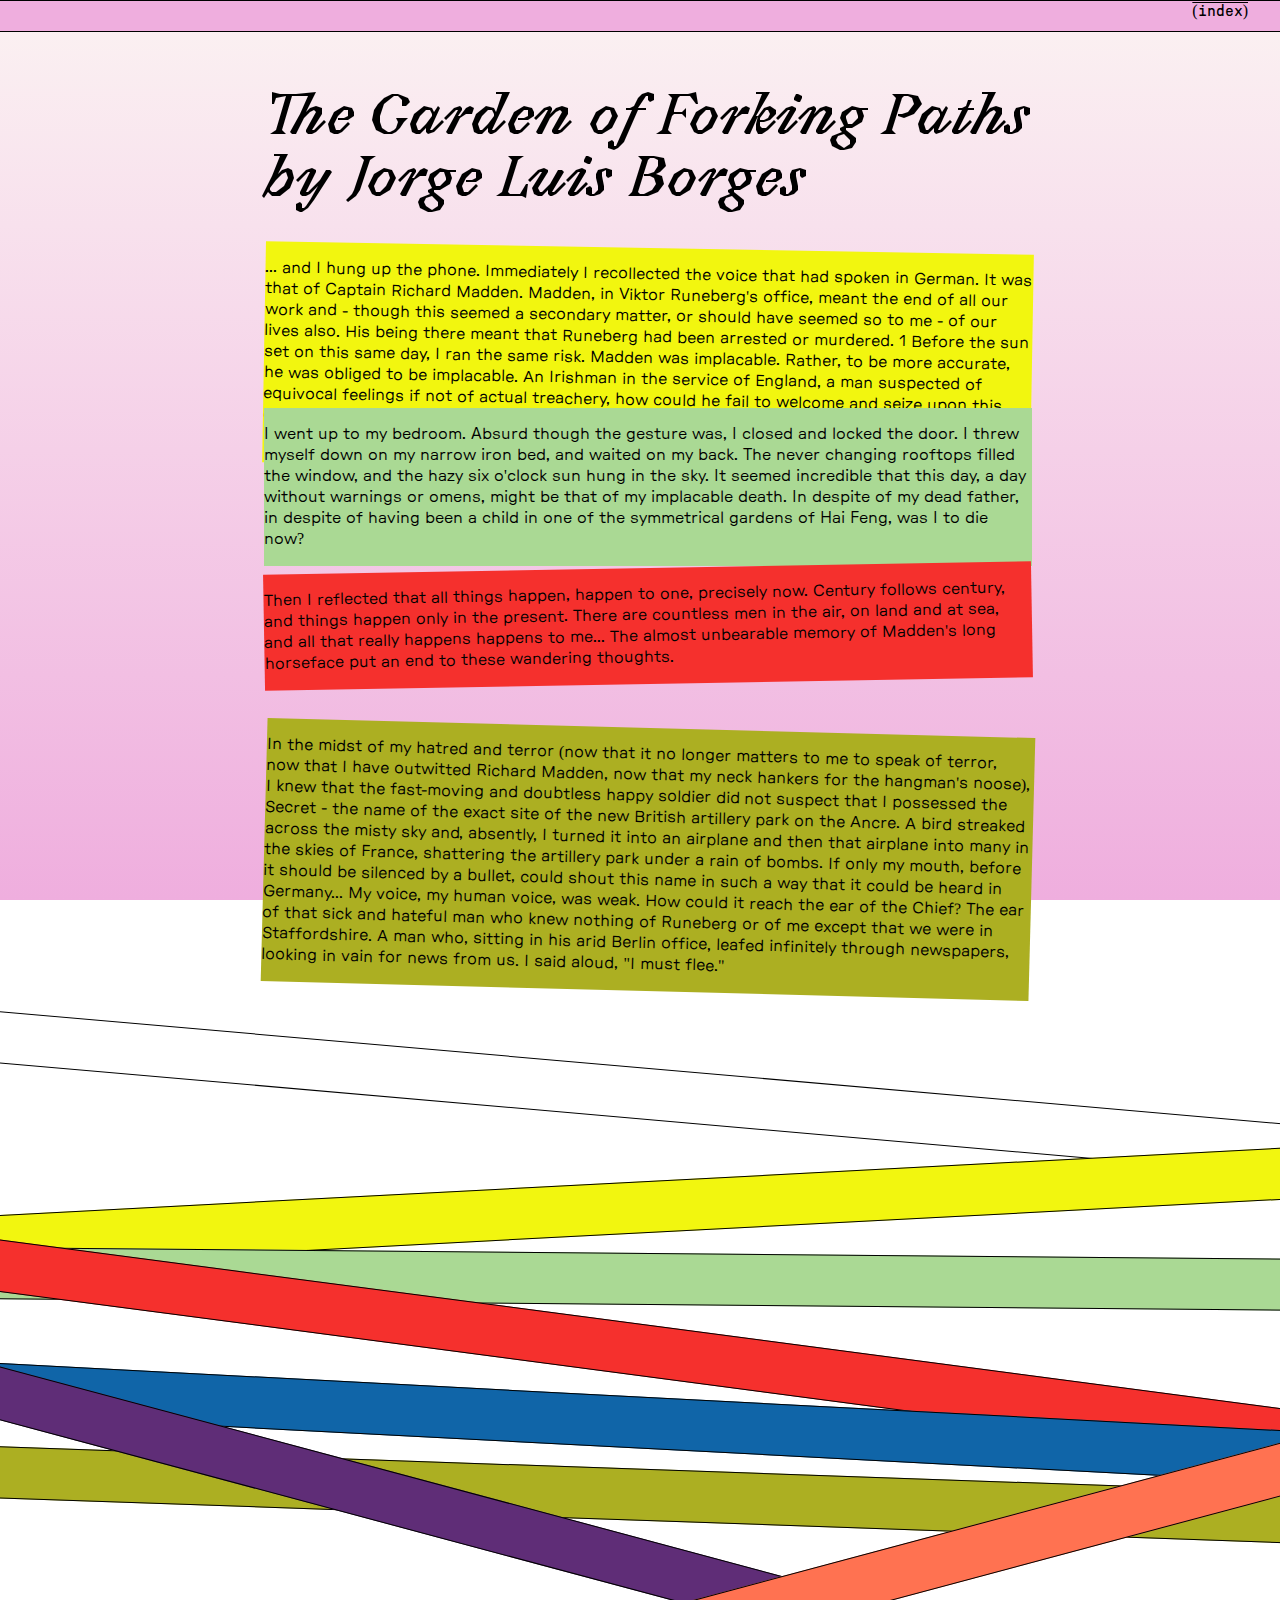
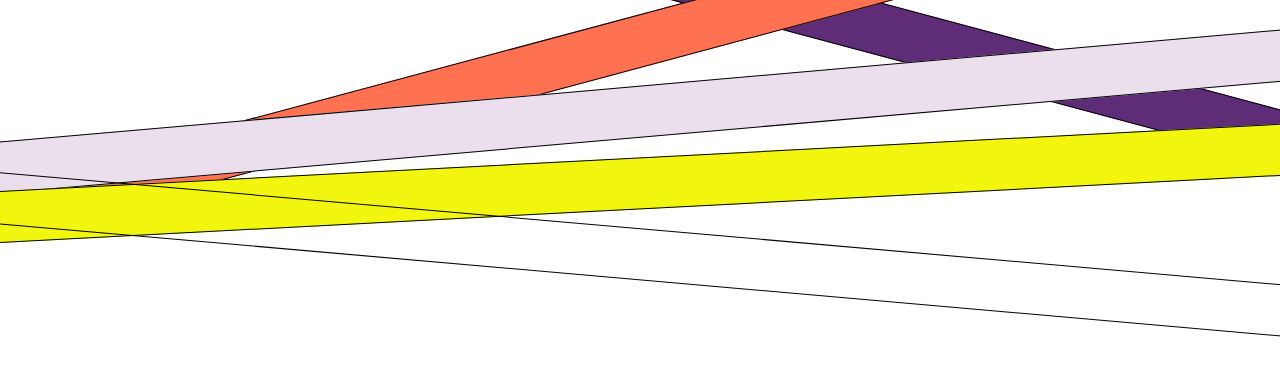
<file: project-1/page1.html>
<!DOCTYPE html>
<html lang="en">
<head>
    <meta charset="UTF-8">
    <meta http-equiv="X-UA-Compatible" content="IE=edge">
    <meta name="viewport" content="width=device-width, initial-scale=1.0">
    <title>Pink</title>

    <link rel="stylesheet" href="../project-1/page1.css">
    <script src="../project-1/page1.js" defer></script>
</head>



<body>

    <nav>
        <span class="home"> <a href="../index.html">(index) </a>  </span>

    </nav>

    <main class="wrapper">
        <h1>The Garden of Forking Paths <br>by Jorge Luis Borges</h1>

        <p>
        
        <article id="p1" class="draggable"><p>... and I hung up the phone. Immediately I recollected the voice that had spoken in German. It was that of Captain Richard Madden. Madden, in Viktor Runeberg's office, meant the end of all our work and - though this seemed a secondary matter, or should have seemed so to me - of our lives also. His being there meant that Runeberg had been arrested or murdered. 1 Before the sun set on this same day, I ran the same risk. Madden was implacable. Rather, to be more accurate, he was obliged to be implacable. An Irishman in the service of England, a man suspected of equivocal feelings if not of actual treachery, how could he fail to welcome and seize upon this extraordinary piece of luck: the discovery, capture and perhaps the deaths of two agents of Imperial Germany?</p></article>

        <article id="p2" class="draggable"><p>I went up to my bedroom. Absurd though the gesture was, I closed and locked the door. I threw myself down on my narrow iron bed, and waited on my back. The never changing rooftops filled the window, and the hazy six o'clock sun hung in the sky. It seemed incredible that this day, a day without warnings or omens, might be that of my implacable death. In despite of my dead father, in despite of having been a child in one of the symmetrical gardens of Hai Feng, was I to die now?</p></article>


        <article id="p3" class="draggable"><p>Then I reflected that all things happen, happen to one, precisely now. Century follows century, and things happen only in the present. There are countless men in the air, on land and at sea, and all that really happens happens to me... The almost unbearable memory of Madden's long horseface put an end to these wandering thoughts.</p></article>

        <article id="p4" class="draggable"><p>In the midst of my hatred and terror (now that it no longer matters to me to speak of terror, now that I have outwitted Richard Madden, now that my neck hankers for the hangman's noose), I knew that the fast-moving and doubtless happy soldier did not suspect that I possessed the Secret - the name of the exact site of the new British artillery park on the Ancre. A bird streaked across the misty sky and, absently, I turned it into an airplane and then that airplane into many in the skies of France, shattering the artillery park under a rain of bombs. If only my mouth, before it should be silenced by a bullet, could shout this name in such a way that it could be heard in Germany... My voice, my human voice, was weak. How could it reach the ear of the Chief? The ear of that sick and hateful man who knew nothing of Runeberg or of me except that we were in Staffordshire. A man who, sitting in his arid Berlin office, leafed infinitely through newspapers, looking in vain for news from us. I said aloud, "I must flee."</p></article>

        </p>
      

    </main>




    <section class="paths">

    <a href="../project-1/page1.html"><div class="div pink-path"></div></a>
    <a href="../project-1/page2.html"><div class="div yellow-path"></div></a>
    <a href="../project-1/page3.html"><div class="div green-path"></div></a>
    <a href="../project-1/page4.html"><div class="div red-path"></div></a>
    <a href="../project-1/page5.html"><div class="div blue-path"></div></a>
    <a href="../project-1/page7.html"><div class="div olive-path"></div></a>
    <a href="../project-1/page8.html"><div class="div purple-path"></div></a>
    <a href="../project-1/page6.html"><div class="div orange-path"></div></a>
    <a href="../project-1/page9.html"><div class="div lilac-path"></div></a>
    <a href="../project-1/page2.html"><div class="div yellow-path"></div></a>
    <a href="../project-1/page1.html"><div class="div pink-path"></div></a>

    </section>
    
</body>
</html>
</file>
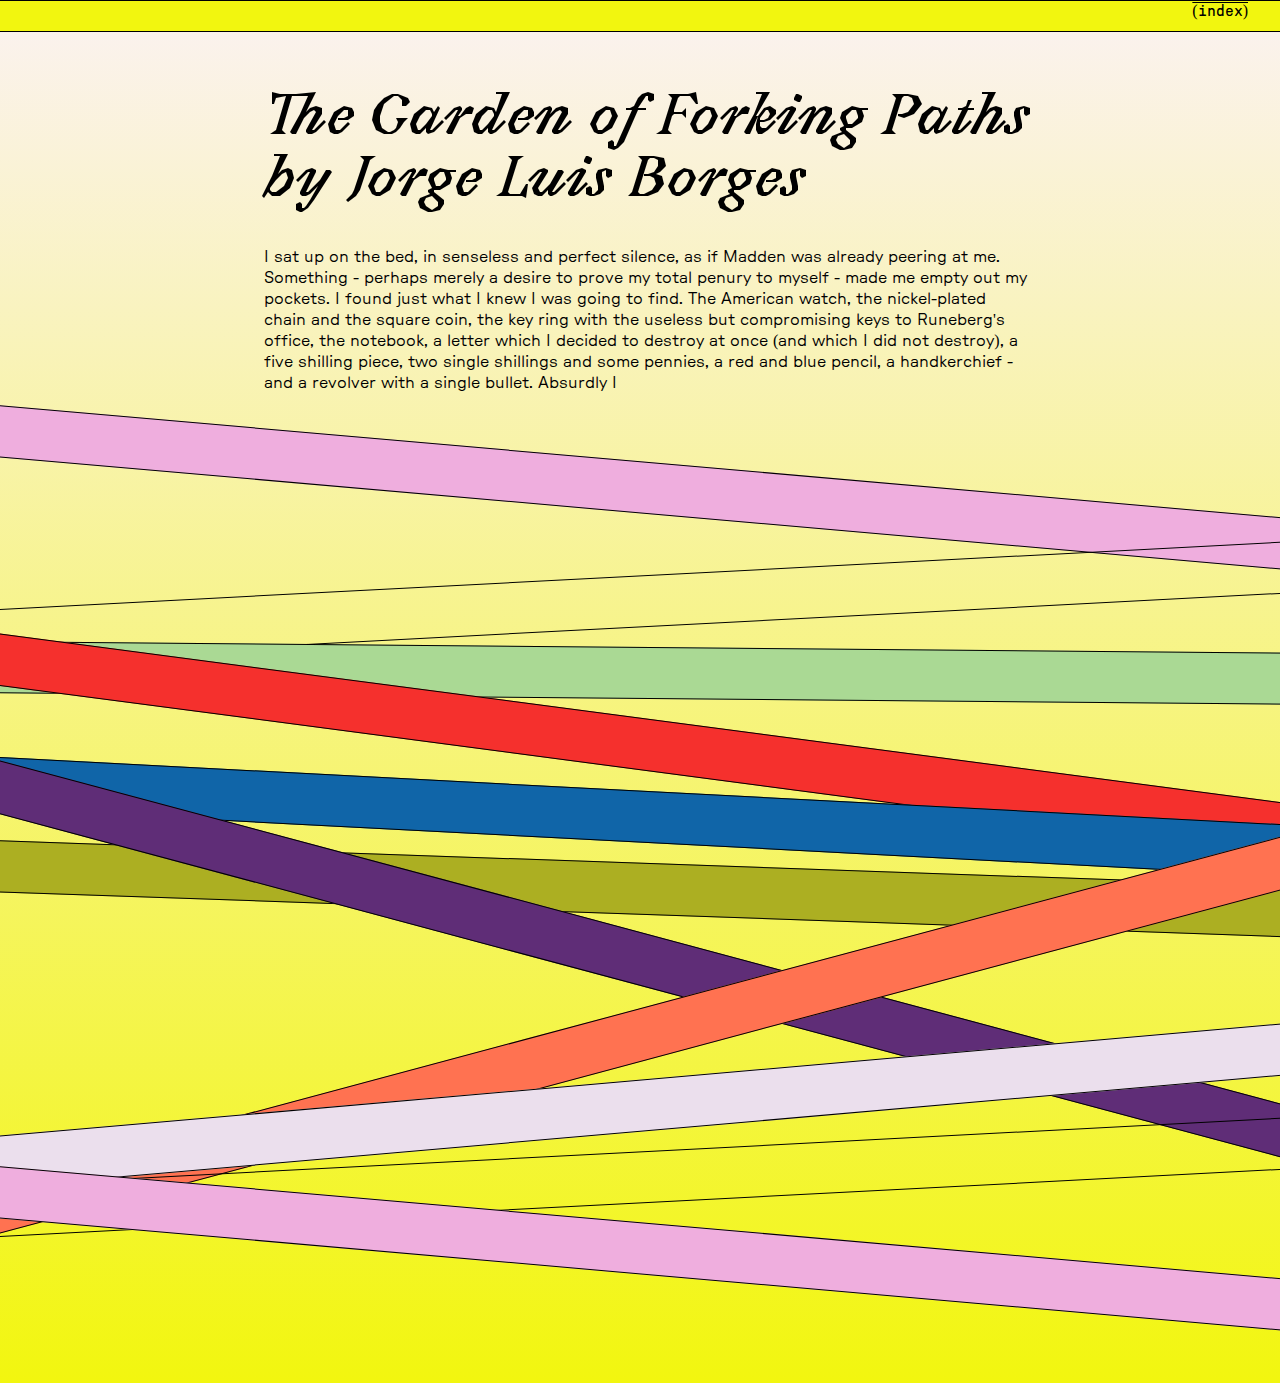
<file: project-1/page2.html>
<!DOCTYPE html>

<HTML>
    <head>
    <meta charset="utf-8" />
    <meta name="viewport" content="width=device-width, initial-scale=1" />
    <title>Yellow</title>
    <link rel="stylesheet" href="../project-1/page2.css" />
    <script src="../project-1/page2.js" defer></script>
    </head>

<body>

    <nav>
        <span class="home"> <a href="../index.html">(index) </a>  </span>
    </nav>

    <main class="wrapper">
        <h1>The Garden of Forking Paths <br>by Jorge Luis Borges</h1> 

        

        <p>
            <br><br>I sat up on the bed, in senseless and perfect silence, as if Madden was already peering at me. Something - perhaps merely a desire to prove my total penury to myself - made me empty out my pockets. I found just what I knew I was going to find. The American watch, the nickel-plated chain and the square coin, the key ring with the useless but compromising keys to Runeberg's office, the notebook, a letter which I decided to destroy at once (and which I did not destroy), a five shilling piece, two single shillings and some pennies, a red and blue pencil, a handkerchief - and a revolver with a single bullet. Absurdly I 
        </p>
        
       

    </main>

    <section class="paths">
    <a href="../project-1/page1.html"><div class="div pink-path"></div></a>
    <a href="../project-1/page2.html"><div class="div yellow-path"></div></a>
    <a href="../project-1/page3.html"><div class="div green-path"></div></a>
    <a href="../project-1/page4.html"><div class="div red-path"></div></a>
    <a href="../project-1/page5.html"><div class="div blue-path"></div></a>
    <a href="../project-1/page7.html"><div class="div olive-path"></div></a>
    <a href="../project-1/page8.html"><div class="div purple-path"></div></a>
    <a href="../project-1/page6.html"><div class="div orange-path"></div></a>
    <a href="../project-1/page9.html"><div class="div lilac-path"></div></a>
    <a href="../project-1/page2.html"><div class="div yellow-path"></div></a>
    <a href="../project-1/page1.html"><div class="div pink-path"></div></a>
    </section>

</body>
    </HTML>



    <!-- PARAGRAPHS THAT ARE REVEALED ON CLICK -->
     <!-- <p>
            
            held it and weighed it in my hand, to give myself courage. Vaguely I thought that a pistol shot can be heard for a great distance.

        </p>
        

            
            
        <p>
            <br><br>In ten minutes I had developed my plan. The telephone directory gave me the name of the one person capable of passing on the information. He lived in a suburb of Fenton, less than half an hour away by train.
        </p>
        


            
            
       <p>
            <br><br>I am a timorous man. I can say it now, now that I have brought my incredibly risky plan to an end. It was not easy to bring about, and I know that its execution was terrible. I did not do it for Germany - no! Such a barbarous country is of no importance to me, particularly since it had degraded me by making me become a spy. Furthermore, I knew an Englishman - a modest man - who, for me, is as great as Goethe. I did not speak with him for more than an hour, but during that time, he was Goethe.
        </p>
        


        <p>
            <br><br>I carried out my plan because 
        </p>
        

         
        
        <p>
        I felt the Chief had some fear of those of my race, of those uncountable forebears whose culmination lies in me. I wished to prove to him that a yellow man could save his armies. Besides, I had to escape the Captain. His hands and voice could, at any moment, 
        </p>
        


        
        <p> knock and beckon at my door. </p>
        
        
            
        
        
        <p> Silently,</p>
        
        
        
        <p>
        I dressed, took leave of myself in the mirror, went down the stairs, sneaked a look at the quiet street, and went out. The station was not far from my house, but I thought </p>

        


        
        <p>
            it more prudent to take a cab. I told myself that I thus ran less chance of being recognized. The truth is that, in the deserted street, I felt infinitely visible and vulnerable. I recall that I told the driver to stop short of the main entrance. I got out with a painful and deliberate slowness.
        </p>
        


        
        <p>
        <br><br>I was going to the village of Ashgrove
        </p>
        


        
        <p>
        , but took a ticket for a station further on. The train would leave in a few minutes, at eight-fifty. I hurried, for the next would not go until half past nine. There was almost no one
        </p>
        


        
        <p>
        on the platform. I walked through the carriages. I remember some farmers, a woman dressed in mourning, a youth deep in Tacitus' Annals and a wounded, happy soldier.
        </p>
        


        
        <p>
        <br><br>At last the train pulled out. A man I recognized ran furiously, but vainly, the length of the platform. It was Captain Richard Madden. Shattered, trembling, I huddled in the distant corner of the seat, as far as possible from the fearful window. 
        </p>
         -->
</file>
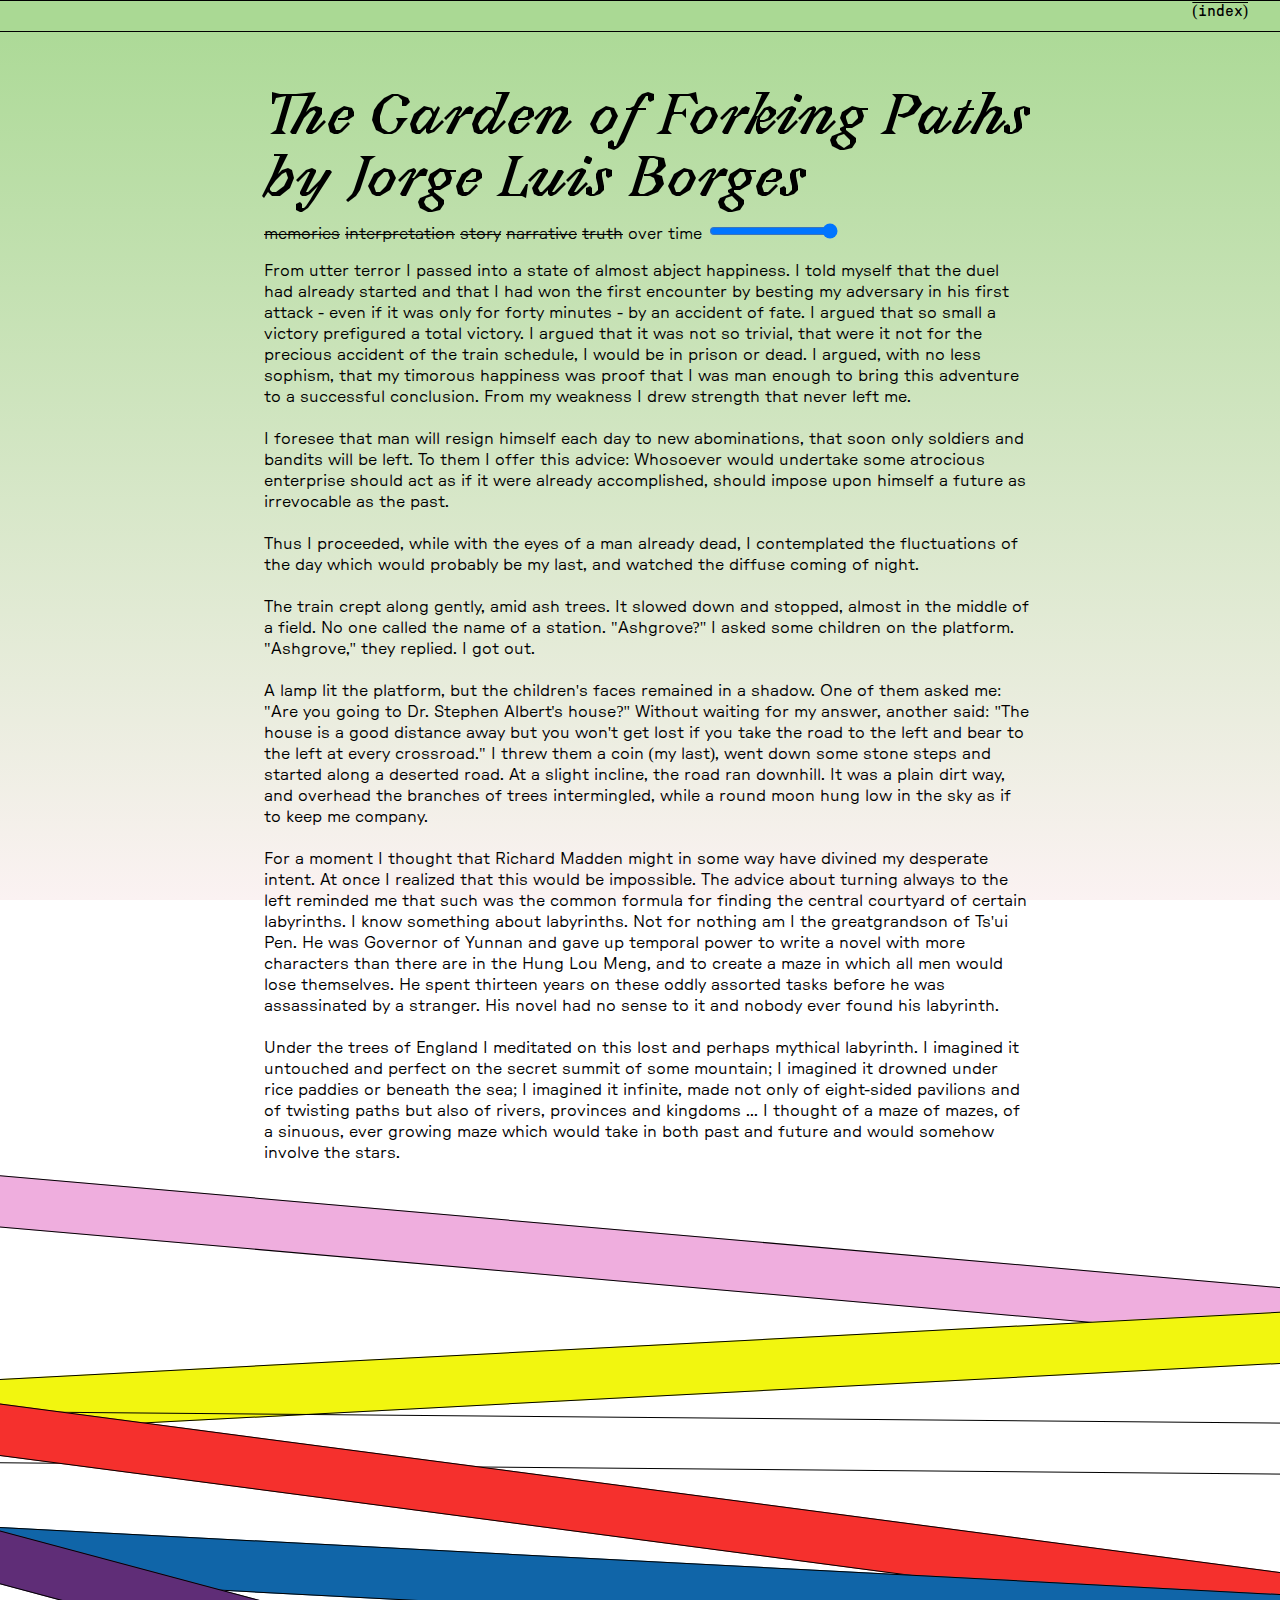
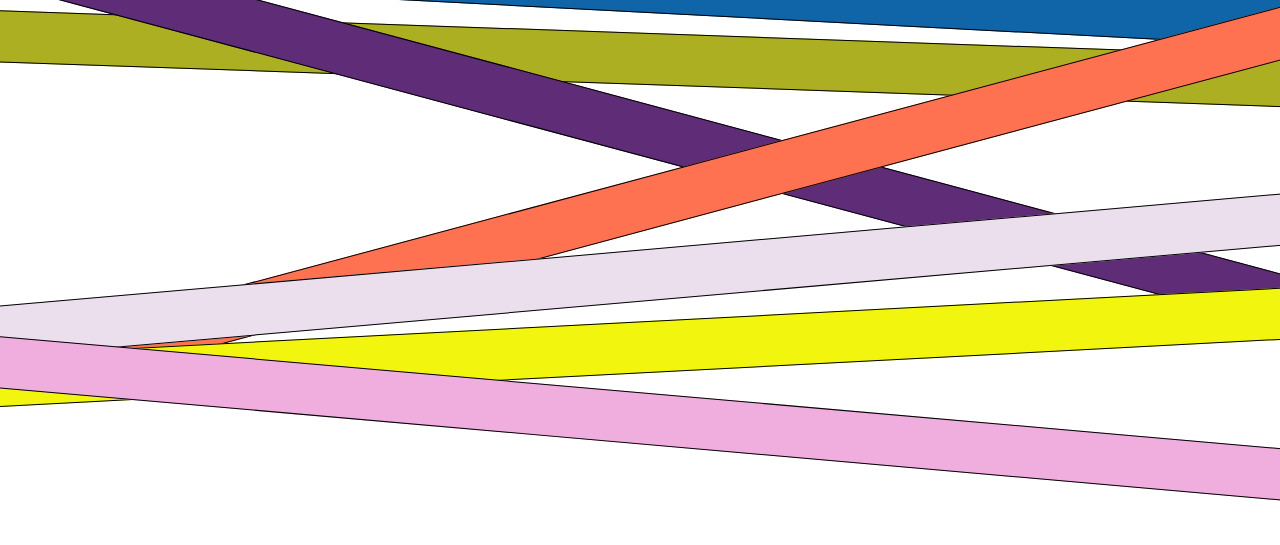
<file: project-1/page3.html>
<!DOCTYPE html>

<HTML>
    <head>
    <meta charset="utf-8" />
    <meta name="viewport" content="width=device-width, initial-scale=1" />
    <title>Green</title>
    <link rel="stylesheet" href="../project-1/page3.css" />
    <script src="../project-1/page3.js" defer></script>
    </head>

<body>

    <nav>
        <span class="home"> <a href="../index.html">(index) </a>  </span>
    </nav>

    <main class="wrapper">
        <h1>The Garden of Forking Paths <br>by Jorge Luis Borges</h1> 

        
        <article>

            <section>
            <label> <s>memories</s> <s>interpretation</s>  <s>story</s> <s>narrative</s> <s>truth</s>  over time
                <input value="100" type="range" id="slider"  max="100" id="slider" />
            </label>
        </section>
        

        <p>
        


            From utter terror I passed into a state of almost abject happiness. I told myself that the duel had already started and that I had won the first encounter by besting my adversary in his first attack - even if it was only for forty minutes - by an accident of fate. I argued that so small a victory prefigured a total victory. I argued that it was not so trivial, that were it not for the precious accident of the train schedule, I would be in prison or dead. I argued, with no less sophism, that my timorous happiness was proof that I was man enough to bring this adventure to a successful conclusion. From my weakness I drew strength that never left me. 
            
            <br><br>I foresee that man will resign himself each day to new abominations, that soon only soldiers and bandits will be left. To them I offer this advice: Whosoever would undertake some atrocious enterprise should act as if it were already accomplished, should impose upon himself a future as irrevocable as the past. 
            
            <br><br>Thus I proceeded, while with the eyes of a man already dead, I contemplated the fluctuations of the day which would probably be my last, and watched the diffuse coming of night.
            
            <br><br>The train crept along gently, amid ash trees. It slowed down and stopped, almost in the middle of a field. No one called the name of a station. "Ashgrove?" I asked some children on the platform. "Ashgrove," they replied. I got out.
            
            <br><br> A lamp lit the platform, but the children's faces remained in a shadow. One of them asked me: "Are you going to Dr. Stephen Albert's house?" Without waiting for my answer, another said: "The house is a good distance away but you won't get lost if you take the road to the left and bear to the left at every crossroad." I threw them a coin (my last), went down some stone steps and started along a deserted road. At a slight incline, the road ran downhill. It was a plain dirt way, and overhead the branches of trees intermingled, while a round moon hung low in the sky as if to keep me company.
            
            <br><br>For a moment I thought that Richard Madden might in some way have divined my desperate intent. At once I realized that this would be impossible. The advice about turning always to the left reminded me that such was the common formula for finding the central courtyard of certain labyrinths. I know something about labyrinths. Not for nothing am I the greatgrandson of Ts'ui Pen. He was Governor of Yunnan and gave up temporal power to write a novel with more characters than there are in the Hung Lou Meng, and to create a maze in which all men would lose themselves. He spent thirteen years on these oddly assorted tasks before he was assassinated by a stranger. His novel had no sense to it and nobody ever found his labyrinth.
            
            <br><br>Under the trees of England I meditated on this lost and perhaps mythical labyrinth. I imagined it untouched and perfect on the secret summit of some mountain; I imagined it drowned under rice paddies or beneath the sea; I imagined it infinite, made not only of eight-sided pavilions and of twisting paths but also of rivers, provinces and kingdoms ... I thought of a maze of mazes, of a sinuous, ever growing maze which would take in both past and future and would somehow involve the stars.
            
        </p>
    </article>
       

    </main>

    <section class="paths">
        <a href="../project-1/page1.html"><div class="div pink-path"></div></a>
        <a href="../project-1/page2.html"><div class="div yellow-path"></div></a>
        <a href="../project-1/page3.html"><div class="div green-path"></div></a>
        <a href="../project-1/page4.html"><div class="div red-path"></div></a>
        <a href="../project-1/page5.html"><div class="div blue-path"></div></a>
        <a href="../project-1/page7.html"><div class="div olive-path"></div></a>
        <a href="../project-1/page8.html"><div class="div purple-path"></div></a>
        <a href="../project-1/page6.html"><div class="div orange-path"></div></a>
        <a href="../project-1/page9.html"><div class="div lilac-path"></div></a>
        <a href="../project-1/page2.html"><div class="div yellow-path"></div></a>
        <a href="../project-1/page1.html"><div class="div pink-path"></div></a>
    </section>

</body>
    </HTML>
</file>
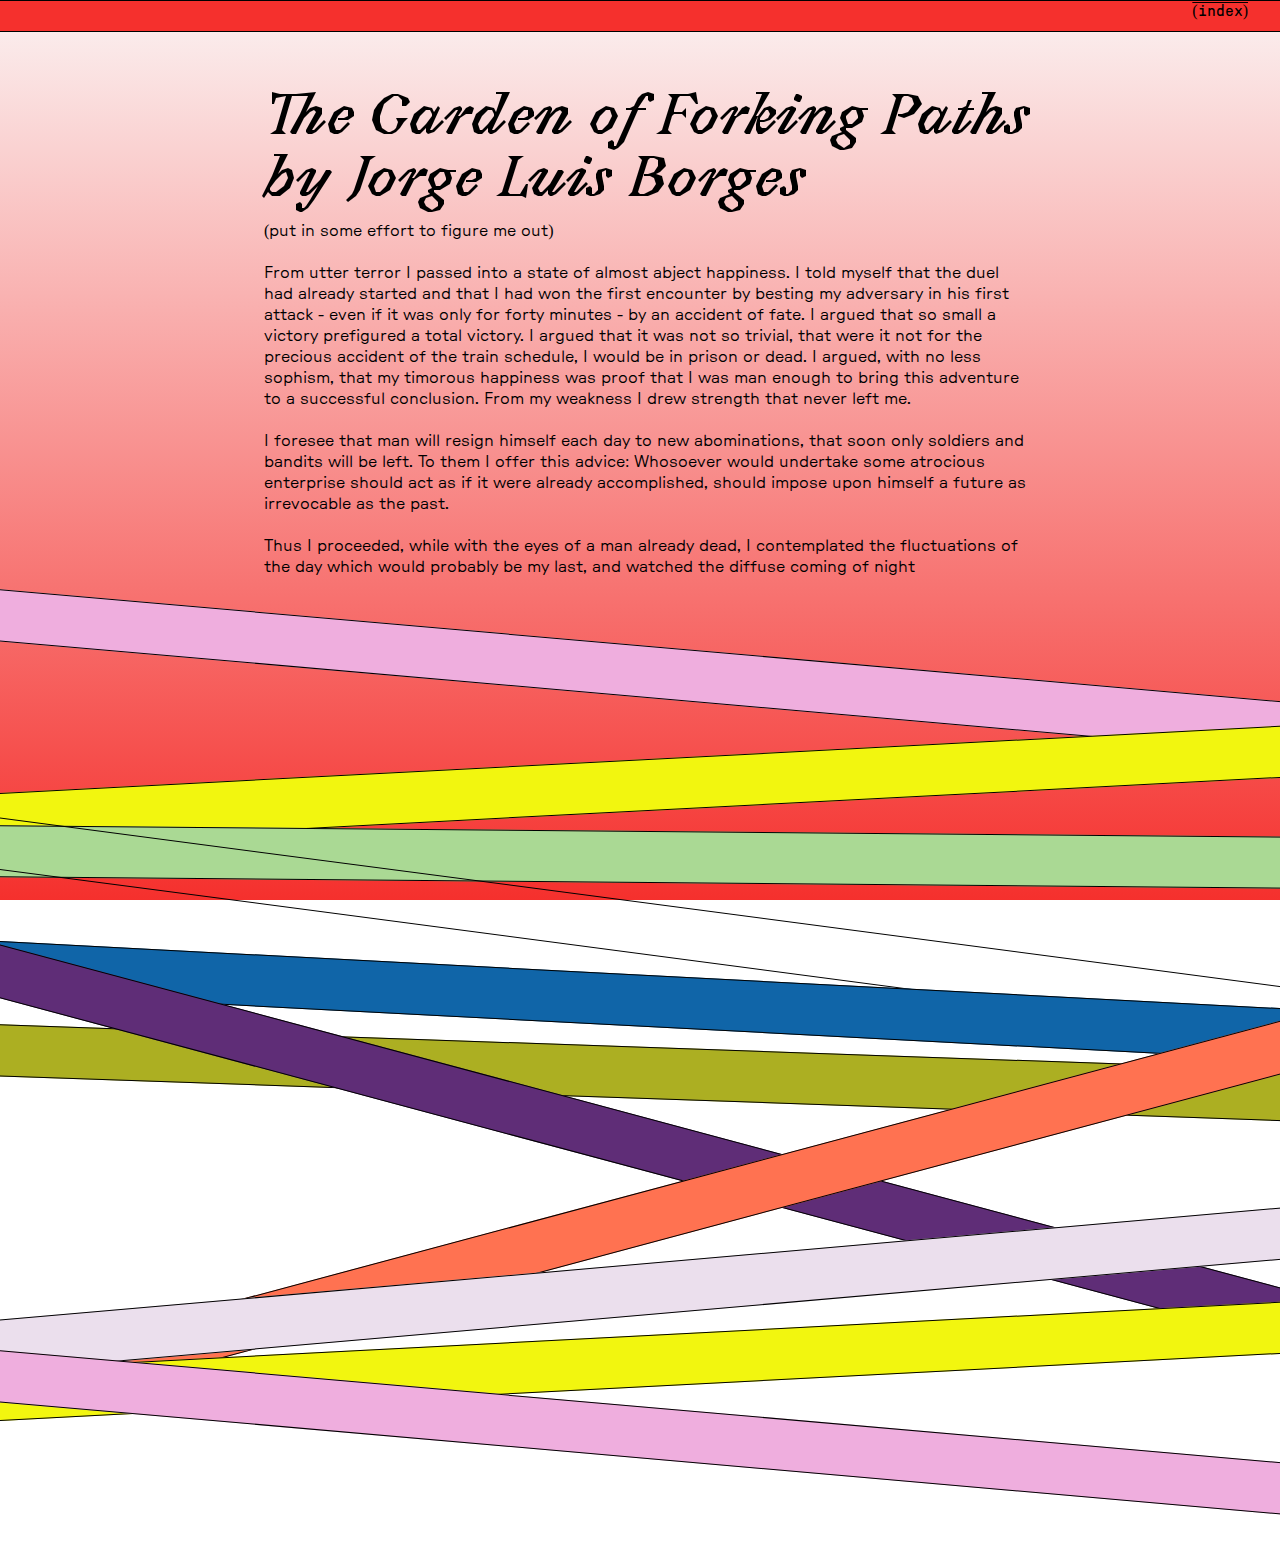
<file: project-1/page4.html>
<!DOCTYPE html>

<HTML>
    <head>
    <meta charset="utf-8" />
    <meta name="viewport" content="width=device-width, initial-scale=1" />
    <title>Red</title>
    <link rel="stylesheet" href="../project-1/page4.css" />
    <script src="../project-1/page4.js" defer></script>
    </head>

<body>

    <nav>
        <span class="home"> <a href="../index.html">(index) </a>  </span>
    </nav>

    <main class="wrapper">
        <h1>The Garden of Forking Paths <br>by Jorge Luis Borges</h1> 

        
        <article>

        
        

        <p>
            (put in some effort to figure me out)
            <br><br>From utter terror I passed into a state of almost abject happiness. I told myself that the duel had already started and that I had won the first encounter by besting my adversary in his first attack - even if it was only for forty minutes - by an accident of fate. I argued that so small a victory prefigured a total victory. I argued that it was not so trivial, that were it not for the precious accident of the train schedule, I would be in prison or dead. I argued, with no less sophism, that my timorous happiness was proof that I was man enough to bring this adventure to a successful conclusion. From my weakness I drew strength that never left me.
            
            <br><br>I foresee that man will resign himself each day to new abominations, that soon only soldiers and bandits will be left. To them I offer this advice: Whosoever would undertake some atrocious enterprise should act as if it were already accomplished, should impose upon himself a future as irrevocable as the past. 
            
            <br><br>Thus I proceeded, while with the eyes of a man already dead, I contemplated the fluctuations of the day which would probably be my last, and watched the diffuse coming of night 
        </p>

            
            <!-- <br><br>The train crept along gently, amid ash trees. It slowed down and stopped, almost in the middle of a field. No one called the name of a station. "Ashgrove?" I asked some children on the platform. "Ashgrove," they replied. I got out.
            
            <br><br> A lamp lit the platform, but the children's faces remained in a shadow. One of them asked me: "Are you going to Dr. Stephen Albert's house?" Without waiting for my answer, another said: "The house is a good distance away but you won't get lost if you take the road to the left and bear to the left at every crossroad." I threw them a coin (my last), went down some stone steps and started along a deserted road. At a slight incline, the road ran downhill. It was a plain dirt way, and overhead the branches of trees intermingled, while a round moon hung low in the sky as if to keep me company.
            
            <br><br>For a moment I thought that Richard Madden might in some way have divined my desperate intent. At once I realized that this would be impossible. The advice about turning always to the left reminded me that such was the common formula for finding the central courtyard of certain labyrinths. I know something about labyrinths. Not for nothing am I the greatgrandson of Ts'ui Pen. He was Governor of Yunnan and gave up temporal power to write a novel with more characters than there are in the Hung Lou Meng, and to create a maze in which all men would lose themselves. He spent thirteen years on these oddly assorted tasks before he was assassinated by a stranger. His novel had no sense to it and nobody ever found his labyrinth.
            
            <br><br>Under the trees of England I meditated on this lost and perhaps mythical labyrinth. I imagined it untouched and perfect on the secret summit of some mountain; I imagined it drowned under rice paddies or beneath the sea; I imagined it infinite, made not only of eight-sided pavilions and of twisting paths but also of rivers, provinces and kingdoms ... I thought of a maze of mazes, of a sinuous, ever growing maze which would take in both past and future and would somehow involve the stars. -->
            
        
    </article>
       

    </main>

    <section class="paths">
        <a href="../project-1/page1.html"><div class="div pink-path"></div></a>
        <a href="../project-1/page2.html"><div class="div yellow-path"></div></a>
        <a href="../project-1/page3.html"><div class="div green-path"></div></a>
        <a href="../project-1/page4.html"><div class="div red-path"></div></a>
        <a href="../project-1/page5.html"><div class="div blue-path"></div></a>
        <a href="../project-1/page7.html"><div class="div olive-path"></div></a>
        <a href="../project-1/page8.html"><div class="div purple-path"></div></a>
        <a href="../project-1/page6.html"><div class="div orange-path"></div></a>
        <a href="../project-1/page9.html"><div class="div lilac-path"></div></a>
        <a href="../project-1/page2.html"><div class="div yellow-path"></div></a>
        <a href="../project-1/page1.html"><div class="div pink-path"></div></a>
    </section>

</body>
    </HTML>
</file>
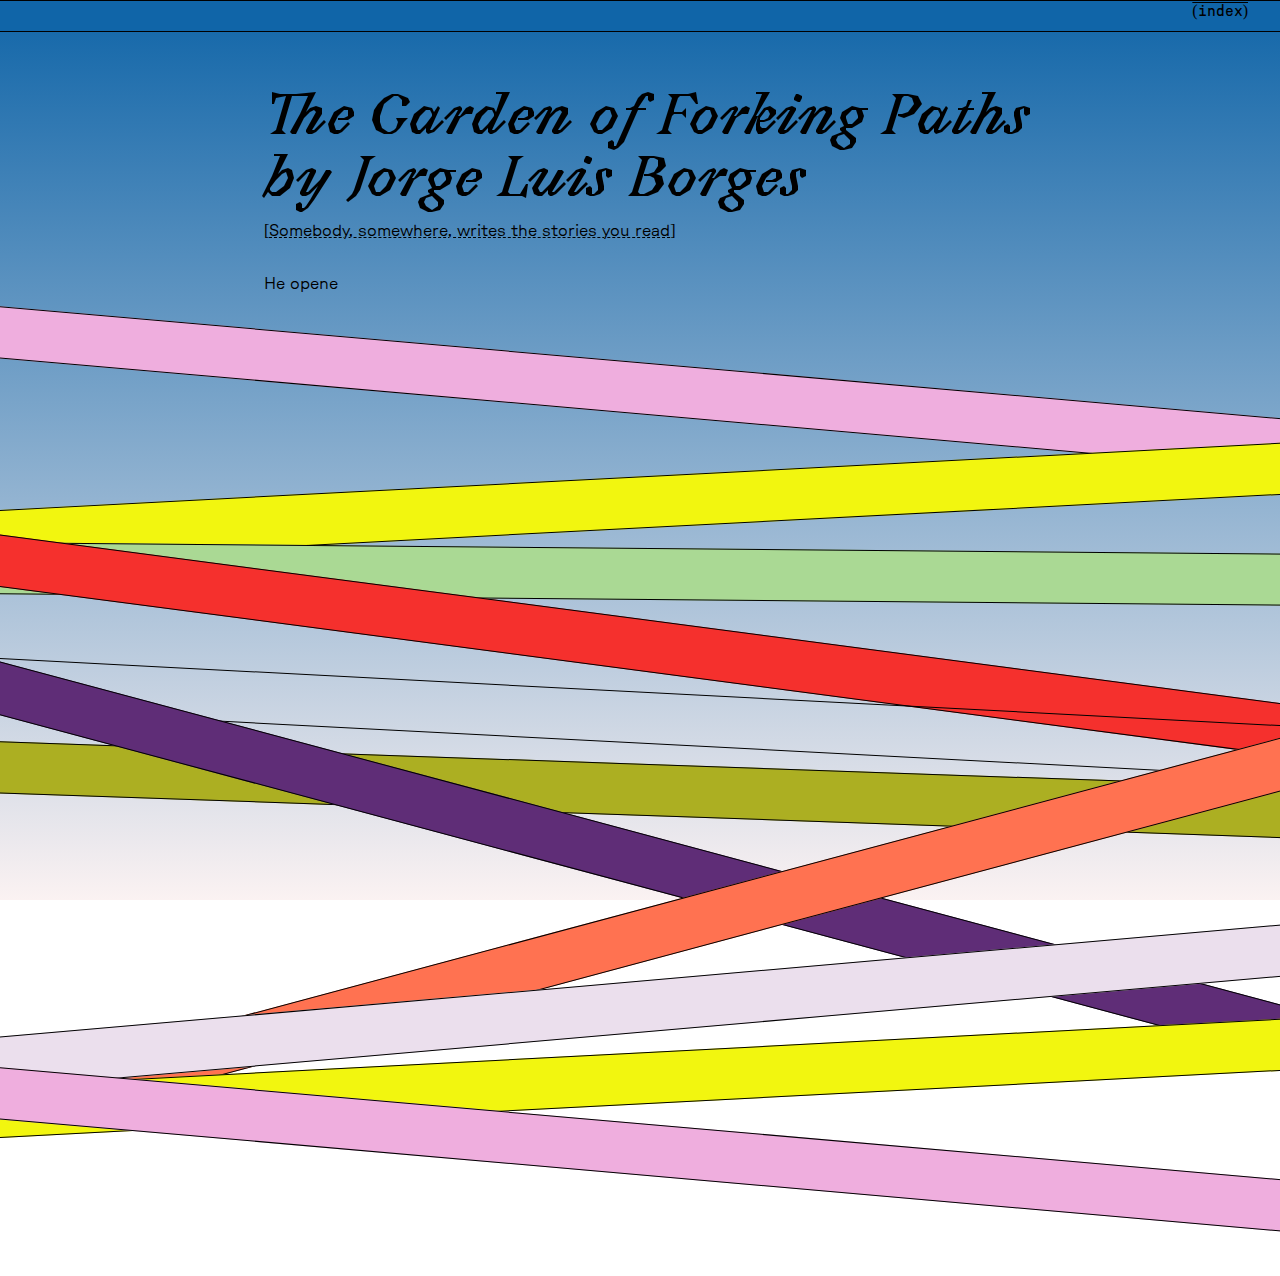
<file: project-1/page5.html>
<!DOCTYPE html>

<HTML>
    <head>
    <meta charset="utf-8" />
    <meta name="viewport" content="width=device-width, initial-scale=1" />
    <title>Blue</title>
    <link rel="stylesheet" href="../project-1/page5.css" />
    <script src="../project-1/page5.js" defer></script>
    </head>

<body>

    <nav>
        <span class="home"> <a href="../index.html">(index) </a>  </span>
    </nav>

    <main class="wrapper">
        <h1>The Garden of Forking Paths <br>by Jorge Luis Borges</h1> 

        
        <article>

            <p span id="underline">[Somebody, somewhere, writes the stories you read]</p>
            
            <article id="container">
            <p id="typed">
            
            <!-- <p id="typeone">He opened the gate and spoke slowly in my language.</p> -->

            <!-- "I see that the worthy Hsi P'eng has troubled himself to see to relieving my solitude. No doubt you want to see the garden?"

            Recognizing the name of one of our consuls, I replied, somewhat taken aback.

            "The garden?"

            "The garden of forking paths."

            Something stirred in my memory and I said, with incomprehensible assurance:

            "The garden of my ancestor, Ts'ui Pen."

            "Your ancestor? Your illustrious ancestor? Come in."

           The damp path zigzagged like those of my childhood. When we reached the house, we went into a library filled with books from both East and West. I recognized some large volumes bound in yellow silk-manuscripts of the Lost Encyclopedia which was edited by the Third Emperor of the Luminous Dynasty. They had never been printed. A phonograph record was spinning near a bronze phoenix. I remember also a rose-glazed jar and yet another, older by many centuries, of that blue color which our potters copied from the Persians...

            <br><br>Stephen Albert was watching me with a smile on his face. He was, as I have said, remarkably tall. His face was deeply lined and he had gray eyes and a gray beard. There was about him something of the priest, and something of the sailor. Later, he told me he had been a missionary in Tientsin before he "had aspired to become a Sinologist." -->

            </p>

            <p id="typetwo"></p>
        </article>  
        
        


            
        
        </article>
       

    </main>

    <section class="paths">
        <a href="../project-1/page1.html"><div class="div pink-path"></div></a>
        <a href="../project-1/page2.html"><div class="div yellow-path"></div></a>
        <a href="../project-1/page3.html"><div class="div green-path"></div></a>
        <a href="../project-1/page4.html"><div class="div red-path"></div></a>
        <a href="../project-1/page5.html"><div class="div blue-path"></div></a>
        <a href="../project-1/page7.html"><div class="div olive-path"></div></a>
        <a href="../project-1/page8.html"><div class="div purple-path"></div></a>
        <a href="../project-1/page6.html"><div class="div orange-path"></div></a>
        <a href="../project-1/page9.html"><div class="div lilac-path"></div></a>
        <a href="../project-1/page2.html"><div class="div yellow-path"></div></a>
        <a href="../project-1/page1.html"><div class="div pink-path"></div></a>
    </section>

</body>
    </HTML>
</file>
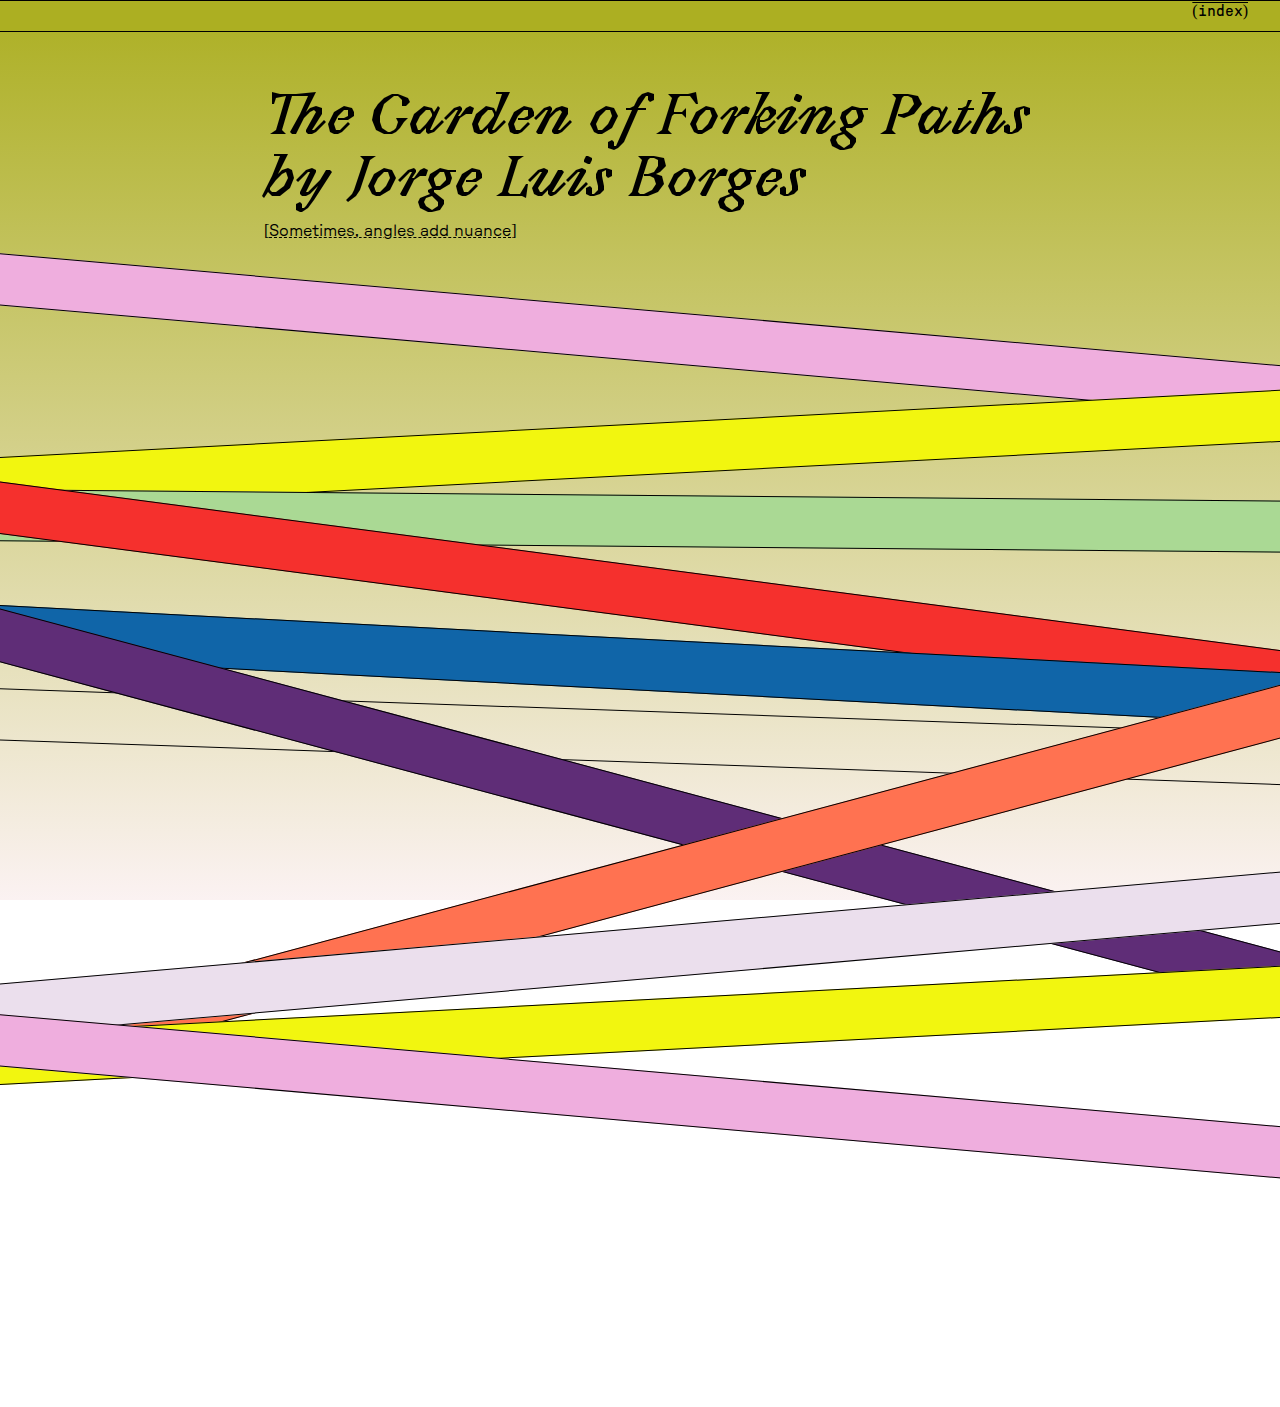
<file: project-1/page7.html>
<!DOCTYPE html>

<HTML>
    <head>
    <meta charset="utf-8" />
    <meta name="viewport" content="width=device-width, initial-scale=1" />
    <title>Olive</title>
    <link rel="stylesheet" href="../project-1/page7.css" />
    <script src="../project-1/page7.js" defer></script>
    </head>

<body>

    <nav>
        <span class="home"> <a href="../index.html">(index) </a>  </span>
    </nav>

    <main class="wrapper">
        <h1>The Garden of Forking Paths <br>by Jorge Luis Borges</h1> 

        
        <article>
            <p>
                    <p id="underline"> [Sometimes, angles add nuance] </p>


                    <p id="main">Two circumstances showed me the direct solution to the problem. First, the curious legend that Ts'ui Pen had proposed to create an infinite maze, second, a fragment of a letter which I discovered.

                    Albert rose. For a few moments he turned his back to me. He opened the top drawer in the high black and gilded writing cabinet. He returned holding in his hand a piece of paper which had once been crimson but which had faded with the passage of time: it was rose colored, tenuous, quadrangular. Ts'ui Pen's calligraphy was justly famous. Eagerly, but without understanding, I read the words which a man of my own blood had written with a small brush: "I leave to various future times, but not to all, my garden of forking paths."
                </p>
                    <!-- I handed back the sheet of paper in silence. Albert went on:

                    "Before I discovered this letter, I kept asking myself how a book could be infinite. I could not imagine any other than a cyclic volume, circular. A volume whose last page would be the same as the first and so have the possibility of continuing indefinitely. I recalled, too, the night in the middle of The Thousand and One Nights when Queen Scheherezade, through a magical mistake on the part of her copyist, started to tell the story of The Thousand and One Nights, with the risk of again arriving at the night upon which she will relate it, and thus on to infinity. I also imagined a Platonic hereditary work, passed on from father to son, to which each individual would add a new chapter or correct, with pious care, the work of his elders.

                    These conjectures gave me amusement, but none seemed to have the remotest application to the contradictory chapters of Ts'ui Pen. At this point, I was sent from Oxford the manuscript you have just seen.

                    Naturally, my attention was caught by the sentence, 'I leave to various future times, but not to all, my garden of forking paths: I had no sooner read this, than I understood. The Garden of Forking Paths was the chaotic novel itself. The phrase 'to various future times, but not to all' suggested the image of bifurcating in time, not in space. Rereading the whole work confirmed this theory. In all fiction, when a man is faced with alternatives he chooses one at the expense of the others. In the almost unfathomable Ts'ui Pen, he chooses - simultaneously - all of them. He thus creates various futures, various times which start others that will in their turn branch out and bifurcate in other times. This is the cause of the contradictions in the novel." -->




            </p>
         
        </article>  
        
        


            
        
        </article>
       

    </main>

    <section class="paths">
        <a href="../project-1/page1.html"><div class="div pink-path"></div></a>
        <a href="../project-1/page2.html"><div class="div yellow-path"></div></a>
        <a href="../project-1/page3.html"><div class="div green-path"></div></a>
        <a href="../project-1/page4.html"><div class="div red-path"></div></a>
        <a href="../project-1/page5.html"><div class="div blue-path"></div></a>
        <a href="../project-1/page7.html"><div class="div olive-path"></div></a>
        <a href="../project-1/page8.html"><div class="div purple-path"></div></a>
        <a href="../project-1/page6.html"><div class="div orange-path"></div></a>
        <a href="../project-1/page9.html"><div class="div lilac-path"></div></a>
        <a href="../project-1/page2.html"><div class="div yellow-path"></div></a>
        <a href="../project-1/page1.html"><div class="div pink-path"></div></a>
    </section>

</body>
    </HTML>
</file>
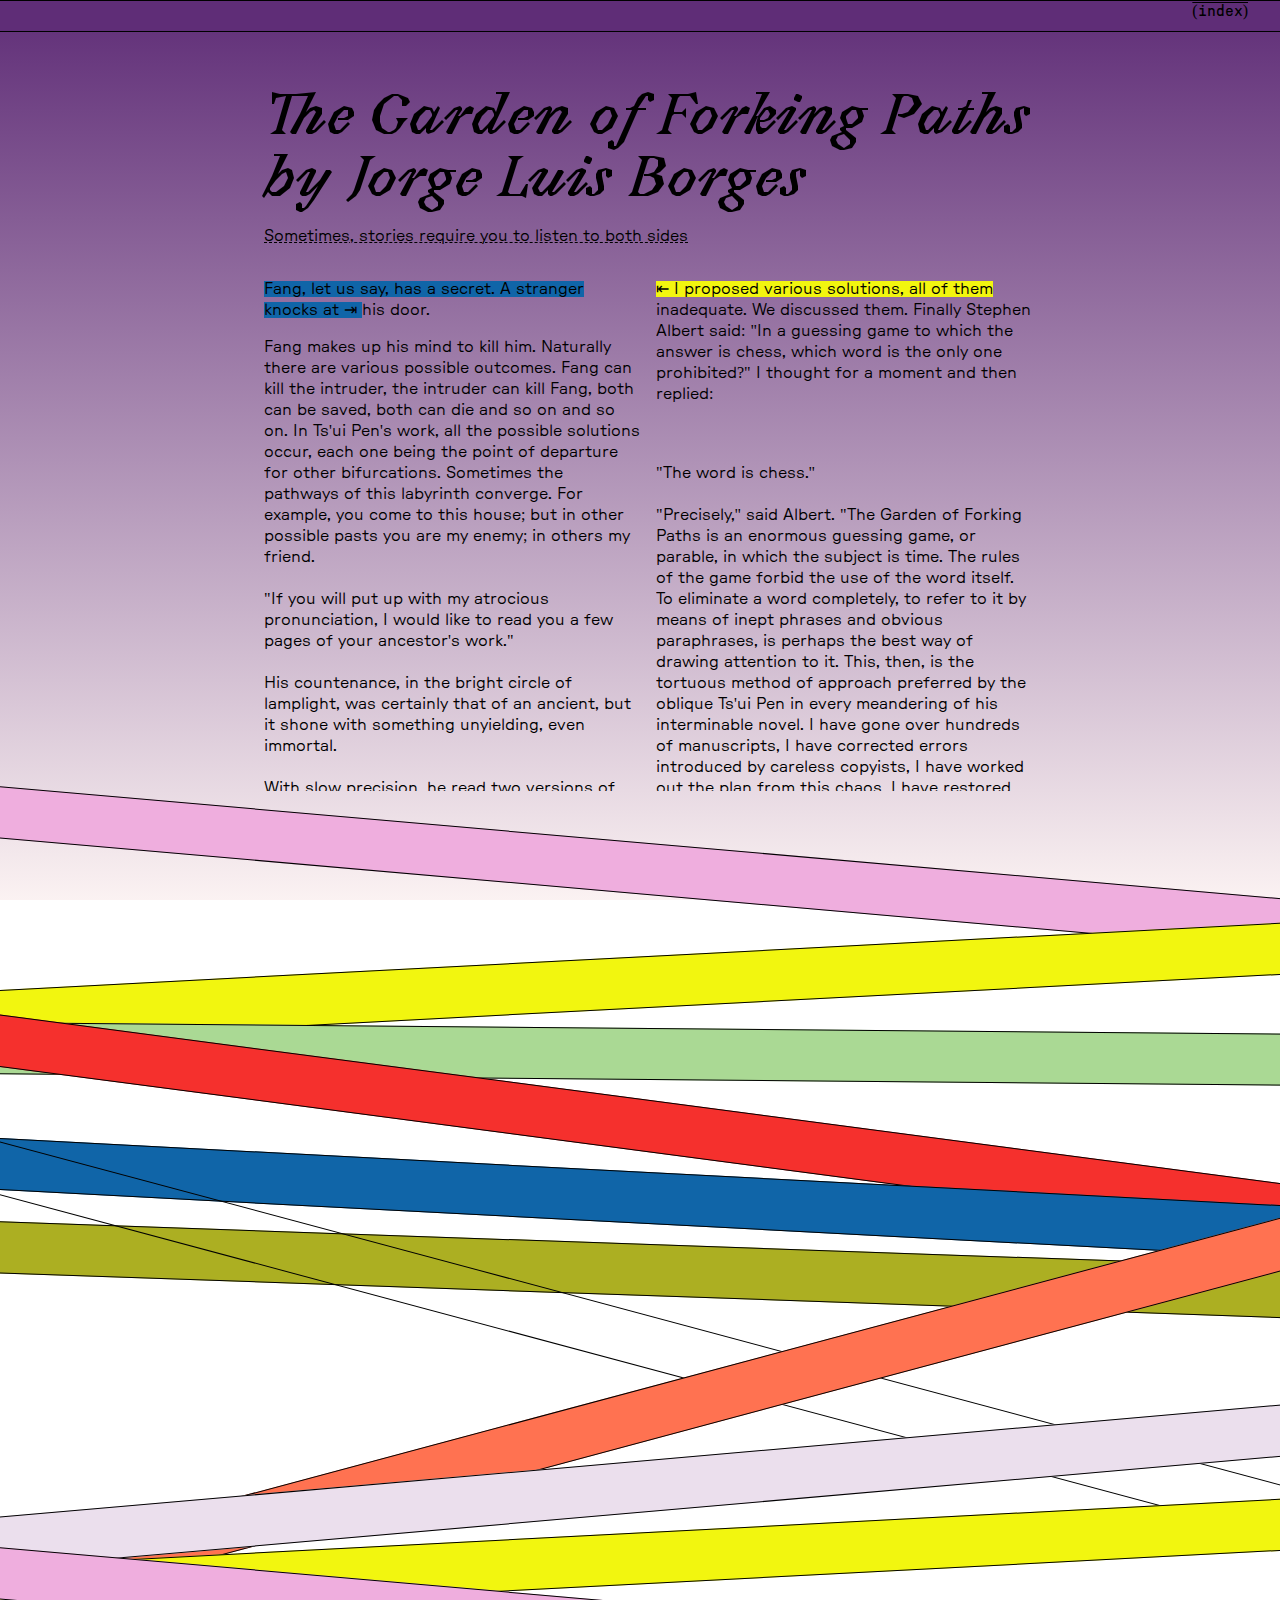
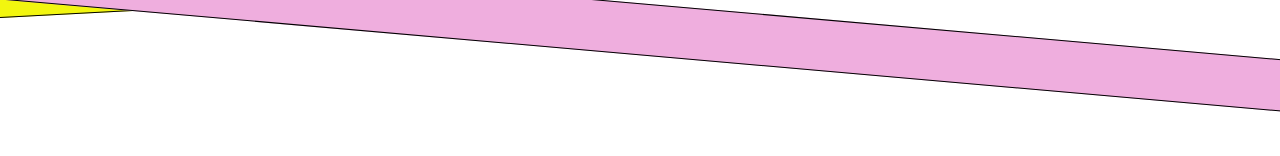
<file: project-1/page8.html>
<!DOCTYPE html>

<HTML>
    <head>
    <meta charset="utf-8" />
    <meta name="viewport" content="width=device-width, initial-scale=1" />
    <title>Purple</title>
    <link rel="stylesheet" href="../project-1/page8.css" />
    <script src="../project-1/page8.js" defer></script>
    </head>

<body>

    <nav>
        <span class="home"> <a href="../index.html">(index) </a>  </span>
    </nav>

    <main class="wrapper">
        <h1>The Garden of Forking Paths <br>by Jorge Luis Borges</h1> 

        <p id="underline"><br>Sometimes, stories require you to listen to both sides</p>

        
        <section id="flex">

        
            <article id="left">
            <p>
            <p id="one"><span class="one">Fang, let us say, has a secret. A stranger knocks at ⇥ </span> his door.</p>
            
            <p>Fang makes up his mind to kill him. Naturally there are various possible outcomes. Fang can kill the intruder, the intruder can kill Fang, both can be saved, both can die and so on and so on. In Ts'ui Pen's work, all the possible solutions occur, each one being the point of departure for other bifurcations. Sometimes the pathways of this labyrinth converge. For example, you come to this house; but in other possible pasts you are my enemy; in others my friend.

            <br><br>"If you will put up with my atrocious pronunciation, I would like to read you a few pages of your ancestor's work."
                
            <br><br>His countenance, in the bright circle of lamplight, was certainly that of an ancient, but it shone with something unyielding, even immortal.
                
            <br><br>With slow precision, he read two versions of the same epic chapter. In the first, an army marches into battle over a desolate mountain pass. The bleak and somber aspect of the rocky landscape made the soldiers feel </p>

            <p id="two"><span class="two"><br><br>At that moment I felt within me and around me ⇥ </span>something invisible and intangible pullulating. It was not the pullulation of two divergent, parallel, and finally converging armies, but an agitation more inaccessible, more intimate, prefigured by them in some way. Stephen Albert continued:</p><p>

            <br><br>"I do not think that your illustrious ancestor toyed idly with variations. I do not find it believable that he would waste thirteen years laboring over a never ending experiment in rhetoric. In your country the novel is an inferior genre; in Ts'ui Pen's period, it was a despised one. Ts'ui Pen was a fine novelist but he was also a man of letters who, doubtless, considered himself more than a mere novelist. The testimony of his contemporaries attests to this, and certainly the known facts of his life confirm his leanings toward the metaphysical and the mystical. Philosophical conjectures take up the greater part of his novel. I know that of all problems, none disquieted him more, and none concerned him more than the profound one of time. Now then, this is the only problem that does not figure in the pages of The Garden. He does not even use the word which means time. How can these voluntary omissions be explained?"</p>
            </p>

            </article>



            <article id="right">
            <p>
                <p>
                <p id="three"><span class="two"> ⇤ I proposed various solutions, all of them </span> inadequate. We discussed them. Finally Stephen Albert said: "In a guessing game to which the answer is chess, which word is the only one prohibited?" I thought for a moment and then replied:</p><p>
                
                <br><br>"The word is chess."
                
                <br><br>"Precisely," said Albert. "The Garden of Forking Paths is an enormous guessing game, or parable, in which the subject is time. The rules of the game forbid the use of the word itself. To eliminate a word completely, to refer to it by means of inept phrases and obvious paraphrases, is perhaps the best way of drawing attention to it. This, then, is the tortuous method of approach preferred by the oblique Ts'ui Pen in every meandering of his interminable novel. I have gone over hundreds of manuscripts, I have corrected errors introduced by careless copyists, I have worked out the plan from this chaos, I have restored, or believe I have restored, the original. I have translated the whole work. I can state categorically that not once has the word time been used in the whole book.</p>


               

                <p id="four"><span class="one"><br><br>⇤ that life itself was of little value, and so they won </span> the battle easily. In the second, the same army passes through a palace where a banquet is in progress. The splendor of the feast remained a memory throughout the glorious battle, and so victory followed.</p>
                
                <p><br><br>With proper veneration I listened to these old tales, although perhaps with less admiration for them in themselves than for the fact that they had been thought out by one of my own blood, and that a man of a distant empire had given them back to me, in the last stage of a desperate adventure, on a Western island. I remember the final words, repeated at the end of each version like a secret command: "Thus the heroes fought, with tranquil heart and bloody sword. They were resigned to killing and to dying."
                <br><br><br><br><br><br><br><br><br><br><br><br></p>
            
             


            </p>

            </article>
            




            

         

            
            


            
        </section>  
        
        


            
        
        </article>
       

    </main>

    <section class="paths">
        <a href="../project-1/page1.html"><div class="div pink-path"></div></a>
        <a href="../project-1/page2.html"><div class="div yellow-path"></div></a>
        <a href="../project-1/page3.html"><div class="div green-path"></div></a>
        <a href="../project-1/page4.html"><div class="div red-path"></div></a>
        <a href="../project-1/page5.html"><div class="div blue-path"></div></a>
        <a href="../project-1/page7.html"><div class="div olive-path"></div></a>
        <a href="../project-1/page8.html"><div class="div purple-path"></div></a>
        <a href="../project-1/page6.html"><div class="div orange-path"></div></a>
        <a href="../project-1/page9.html"><div class="div lilac-path"></div></a>
        <a href="../project-1/page2.html"><div class="div yellow-path"></div></a>
        <a href="../project-1/page1.html"><div class="div pink-path"></div></a>
    </section>

</body>
    </HTML>
</file>
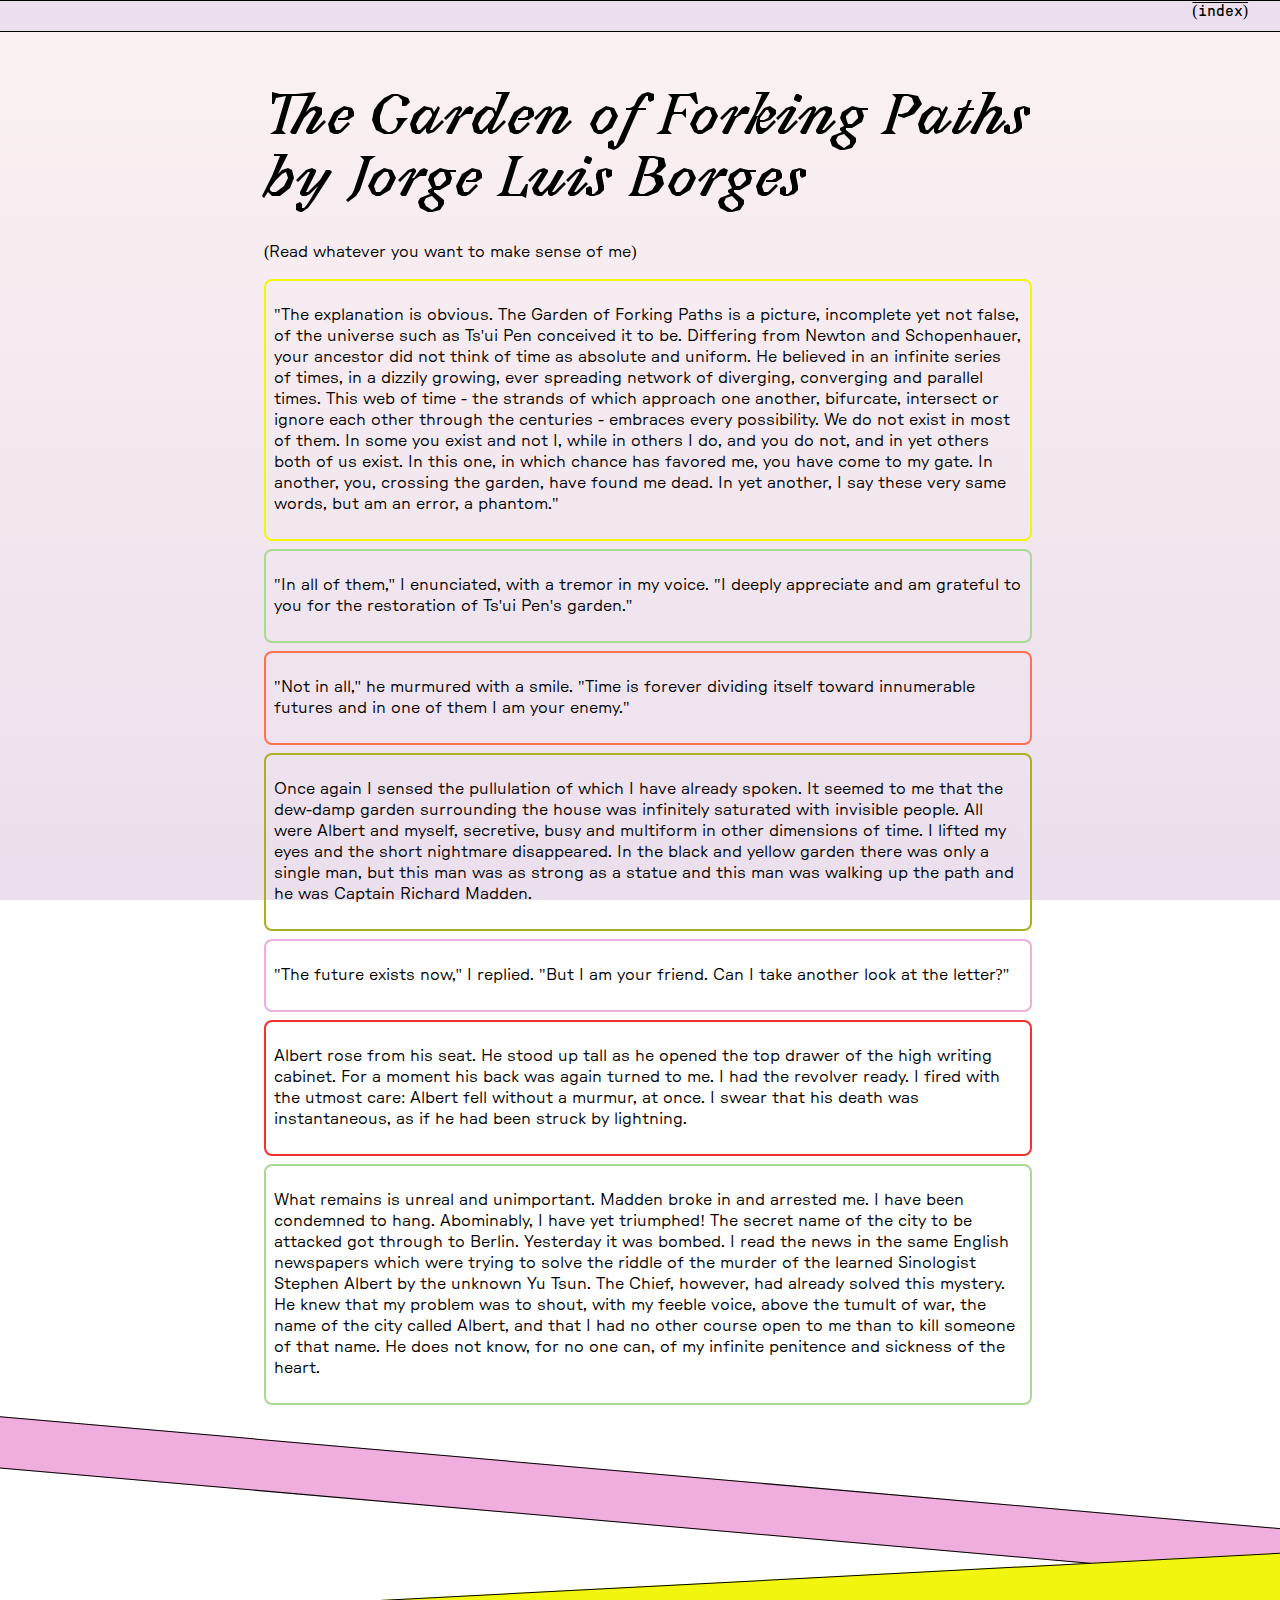
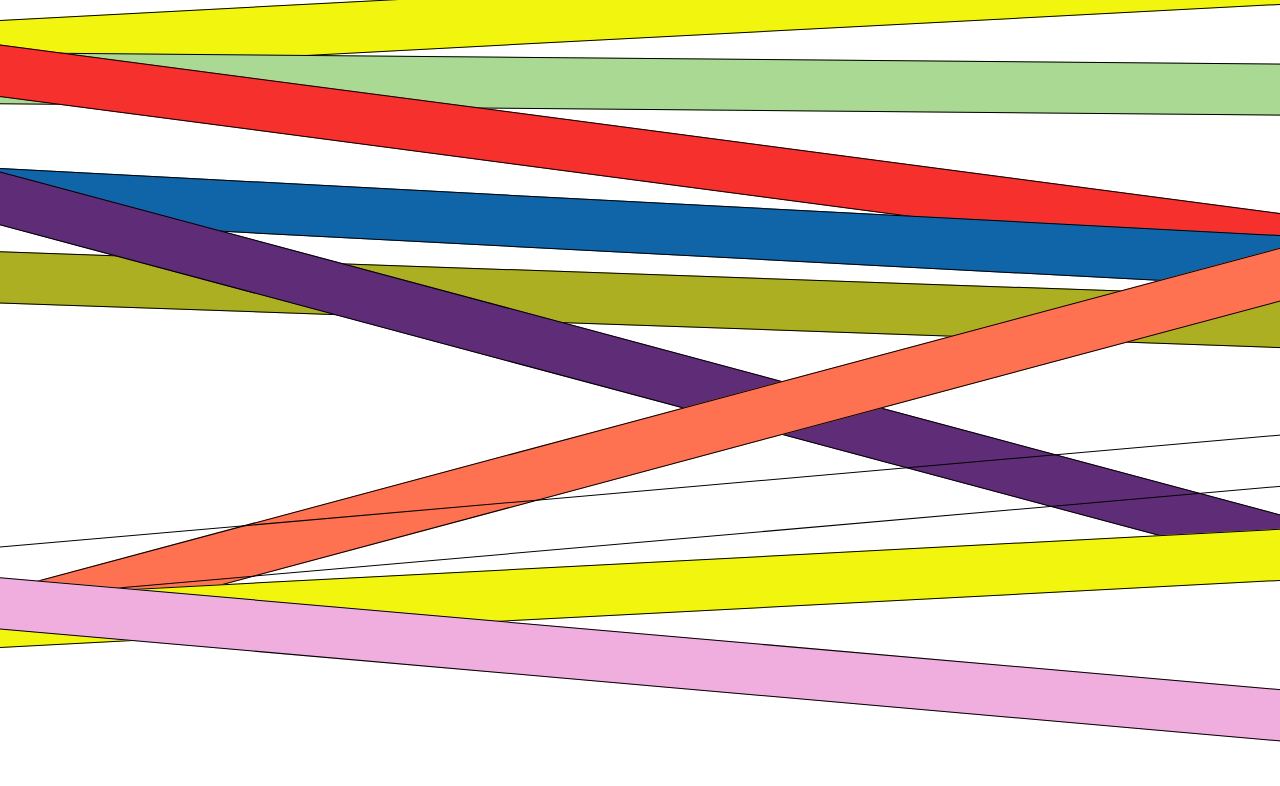
<file: project-1/page9.html>
<!DOCTYPE html>

<HTML>
    <head>
    <meta charset="utf-8" />
    <meta name="viewport" content="width=device-width, initial-scale=1" />
    <title>Lilac</title>
    <link rel="stylesheet" href="../project-1/page9.css" />
    <script src="../project-1/page9.js" defer></script>
    </head>

<body>

    <nav>
        <span class="home"> <a href="../index.html">(index) </a>  </span>
    </nav>

    <main class="wrapper">
        <h1>The Garden of Forking Paths <br>by Jorge Luis Borges</h1> 

        
        <article>
            <p>
                <br>(Read whatever you want to make sense of me)</p>

            <section id="sone"><p>"The explanation is obvious. The Garden of Forking Paths is a picture, incomplete yet not false, of the universe such as Ts'ui Pen conceived it to be. Differing from Newton and Schopenhauer, your ancestor did not think of time as absolute and uniform. He believed in an infinite series of times, in a dizzily growing, ever spreading network of diverging, converging and parallel times. This web of time - the strands of which approach one another, bifurcate, intersect or ignore each other through the centuries - embraces every possibility. We do not exist in most of them. In some you exist and not I, while in others I do, and you do not, and in yet others both of us exist. In this one, in which chance has favored me, you have come to my gate. In another, you, crossing the garden, have found me dead. In yet another, I say these very same words, but am an error, a phantom."</p></section>

            <section id="stwo"><p>"In all of them," I enunciated, with a tremor in my voice. "I deeply appreciate and am grateful to you for the restoration of Ts'ui Pen's garden."</p></section>

            <section id="sthree"><p>"Not in all," he murmured with a smile. "Time is forever dividing itself toward innumerable futures and in one of them I am your enemy."</p></section>

            <section id="sfour"><p>Once again I sensed the pullulation of which I have already spoken. It seemed to me that the dew-damp garden surrounding the house was infinitely saturated with invisible people. All were Albert and myself, secretive, busy and multiform in other dimensions of time. I lifted my eyes and the short nightmare disappeared. In the black and yellow garden there was only a single man, but this man was as strong as a statue and this man was walking up the path and he was Captain Richard Madden.</p></section>

            <section id="sfive"><p>"The future exists now," I replied. "But I am your friend. Can I take another look at the letter?"</p></section>

            <section id="ssix"><p>Albert rose from his seat. He stood up tall as he opened the top drawer of the high writing cabinet. For a moment his back was again turned to me. I had the revolver ready. I fired with the utmost care: Albert fell without a murmur, at once. I swear that his death was instantaneous, as if he had been struck by lightning.</p></section>

            <section id="sseven"><p>What remains is unreal and unimportant. Madden broke in and arrested me. I have been condemned to hang. Abominably, I have yet triumphed! The secret name of the city to be attacked got through to Berlin. Yesterday it was bombed. I read the news in the same English newspapers which were trying to solve the riddle of the murder of the learned Sinologist Stephen Albert by the unknown Yu Tsun. The Chief, however, had already solved this mystery. He knew that my problem was to shout, with my feeble voice, above the tumult of war, the name of the city called Albert, and that I had no other course open to me than to kill someone of that name. He does not know, for no one can, of my infinite penitence and sickness of the heart.</p></section>
            </p>
        </article>
       

    </main>

    <section class="paths">
        <a href="../project-1/page1.html"><div class="div pink-path"></div></a>
        <a href="../project-1/page2.html"><div class="div yellow-path"></div></a>
        <a href="../project-1/page3.html"><div class="div green-path"></div></a>
        <a href="../project-1/page4.html"><div class="div red-path"></div></a>
        <a href="../project-1/page5.html"><div class="div blue-path"></div></a>
        <a href="../project-1/page7.html"><div class="div olive-path"></div></a>
        <a href="../project-1/page8.html"><div class="div purple-path"></div></a>
        <a href="../project-1/page6.html"><div class="div orange-path"></div></a>
        <a href="../project-1/page9.html"><div class="div lilac-path"></div></a>
        <a href="../project-1/page2.html"><div class="div yellow-path"></div></a>
        <a href="../project-1/page1.html"><div class="div pink-path"></div></a>
    </section>

</body>
    </HTML>
</file>
<file: project-1/page1.css>
:root {
    --pink: #EFAEDE;
    --yellow: #F2F60F;
    --green: #AAD994;
    --purple: #5F2D77;
    --red: #F5302D;
    --blue: #1065A8;
    --olive: #ACAF22;
    --orange: #FF7251;
    --lilac: #EBDFED;
    --shell: #FBF2F2;


    --font-size: 20px;

}


/* FONTS */ 

@font-face {
    font-family: "Avara-Italic";
    src: url("../fonts/Avara-BoldItalic.ttf");
}

@font-face {
    font-family: "Circular-Regular";
    src: url("../fonts/CircularXXTrial-Regular.otf");
}

@font-face {
    font-family: "GTPressura-ExtendedText";
    src: url(../fonts/GT-Pressura-Extended-Text-Trial.otf);
}

@font-face {
    font-family: "GTPressura-MonoRegular";
    src: url(../fonts/GT-Pressura-Mono-Regular-Trial.otf);
}


/* SET UP */

/* STRUCTURE --> body [  [NAV]     / [MAIN.WRAPPER] [H1] [[ARTICLES][P]] /    / [SECTION.CLASS] [DIVS PATH] / ]  */

html {
    /* background: linear-gradient(var(--shell), var(--pink)); */
    height: 100%;
    /* width: 100%; */
}

body {
    /* background-color: var(--pink); */
    background: linear-gradient(var(--shell), var(--pink));
    height: 100%;
    width: 100%;
    overflow-x: hidden;
    position: absolute;
    z-index: 9;
    background-attachment: fixed !important;

}


/* NAV BAR */

nav {
    min-height: 30px;
    width: 100vw;
    background-color: var(--pink);
    position: fixed;
    top: 0;
    left:0;
    right:0;
    border-top: .5px solid black;
    border-bottom: .5px solid black;

    z-index: 9;
    display: flex;
    flex-direction: row;
    justify-content: flex-end;
}

.home {
    font-family: "GTPressura-MonoRegular";
    font-size: calc(0.8*var(--font-size));
    padding-right: 1em;
    
}

a:nth-child(1) {
    font-family: "GTPressura-MonoRegular";
    font-size: calc(0.8*var(--font-size));
    padding-right: 1em;
    color: black;
    text-decoration: overline;
}

a:hover {
    text-decoration: underline dashed .1em;
}




/* MAIN, WRAPPER, H1, ARTICLE, P */



main { 
    padding-top: 3em;
    padding-bottom: 2em;
}

.wrapper {
    width: 60%;
    margin: 0 auto;
}

h1 { 
    font-family: "Avara-Italic";
    font-size: calc(var(--font-size) * 2.5);
    margin-bottom: -.5em;
}

p { 
    font-family: "GTPressura-ExtendedText";
    font-size: calc(0.8*var(--font-size));
}


article {
    display: block;
}

#p1 {
    background-color: var(--yellow);
    transform: rotate(1deg);
    position: absolute;
    top: 15em;
    width: 60%;
    
}

#p2 {
    background-color: var(--green);
    transform: rotate(0deg);
    position: absolute;
    top: 25em;
    width: 60%;
}

#p3 {
    background-color: var(--red);
    transform: rotate(-1deg);
    position: absolute;
    top: 35em;
    width: 60%;
}

#p4 {
    background-color: var(--olive);
    transform: rotate(1.5deg);
    position: absolute;
    top: 45em;
    width: 60%;
}









/* PATHS */

section {
    position: absolute;
    top: 65em;
}

.paths {
    width: 120%;
    margin: 0 -10%;
    padding-bottom: 5em;
}


.div {
    height: 50px;
    width: 100%;
    border-top: 1px black solid;
    border-bottom: 1px black solid;
    margin: 20px 0 20px 0;
}


section:nth-child(1) {
    overflow-x: hidden;
}


/* div:nth-child(1) {
    background-color: transparent;
    transform: rotate(5deg);
    z-index: 1;
}

div:nth-child(2) {
    background-color: var(--yellow);
    transform: rotate(-3deg);
    z-index: 2;
}

div:nth-child(3) {
    background-color: var(--green);
    transform: rotate(.5deg);
    z-index: 9;
}

div:nth-child(4) {
    background-color: var(--red);
    transform: rotate(7.5deg);
    z-index: 1;
}

div:nth-child(5) {
    background-color: var(--blue);
    transform: rotate(3deg);
}

div:nth-child(6) {
    background-color: var(--olive);
    transform: rotate(2deg);
    z-index: 3;
}

div:nth-child(7) {
    background-color: var(--purple);
    transform: rotate(15deg);
}

div:nth-child(8) {
    background-color: var(--orange);
    transform: rotate(-15deg);
}

div:nth-child(9) {
    background-color: var(--lilac);
    transform: rotate(-5deg);
}

div:nth-child(10) {
    background-color: var(--yellow);
    transform: rotate(-3deg);
}

div:nth-child(11) {
    background-color: transparent;
    transform: rotate(7.5deg);
} */

.pink-path {
    background-color: transparent;
    transform: rotate(5deg);
    z-index: 1;
}

.yellow-path {
    background-color: var(--yellow);
    transform: rotate(-3deg);
    z-index: 2;
}

.green-path {
    background-color: var(--green);
    transform: rotate(.5deg);
    z-index: 9;
}

.red-path {
    background-color: var(--red);
    transform: rotate(7.5deg);
    z-index: 1;
}

.blue-path {
    background-color: var(--blue);
    transform: rotate(3deg);
}

.olive-path {
    background-color: var(--olive);
    transform: rotate(2deg);
    z-index: 3;
}

.purple-path {
    background-color: var(--purple);
    transform: rotate(15deg);
}

.orange-path {
    background-color: var(--orange);
    transform: rotate(-15deg);
}

.lilac-path {
    background-color: var(--lilac);
    transform: rotate(-5deg);
}


/* PATH HOVER ANIMATIONS */


/* 
.pink-path:hover {
    transform: rotate(7deg);
    transition-duration: 2s, 1s;
    

} */

.yellow-path:hover {
    transform: rotate(-6deg);
    transition-duration: 2s, 1s;
    
}

.green-path:hover { 
    transform: rotate(2deg);
    transition-duration: 2s, 1s;
    
}

.red-path:hover { 
    transform: rotate(9deg);
    transition-duration: 2s, 1s;
    
}

.blue-path:hover {
    transform: rotate(0deg);
    transition-duration: 2s, 1s;
    
}

.olive-path:hover {
    transform: rotate(-1deg);
    transition-duration: 2s, 1s;
    
}

.purple-path:hover {
    transform: rotate(18deg);
    transition-duration: 2s, 1s;
    
}

.orange-path:hover {
    transform: rotate(-18deg);
    transition-duration: 2s, 1s;
}

.lilac-path:hover {
    transform: rotate(-3deg);
    transition-duration: 2s, 1s;
}




/* MEDIA QUERIES */


@media (max-width: 992px) {
    .wrapper {
        width: 70%;
        margin: 0 auto;
    }

    #p1, #p2, #p3, #p4 {
        width: 70%
    }

}

@media (max-width: 768px) {
    .wrapper {
        width: 80%;
        margin: 0 auto;
    }

    #p1, #p2, #p3, #p4 {
        width: 80%
    }

    .div {
        height: 30px;
        margin: 10px 0 10px 0;
    }

    h1 { 
        font-size: calc(var(--font-size) * 1.7);
    }

    p { 
        font-size: calc(0.6*var(--font-size));
    }

    .home {
        padding-right: 4em;
    }

    nav {
    
        min-height: 30px;
        width: 100%;
        position: fixed;
        top: 0;
        left: 0;
        right:0;
        border-top: .5px solid black;
        border-bottom: .5px solid black;
        z-index: 9;
    
        display: flex;
        flex-direction: row;
        justify-content: flex-end;
    }
}
</file>
<file: project-1/page2.css>
:root {
    --pink: #EFAEDE;
    --yellow: #F2F60F;
    --green: #AAD994;
    --purple: #5F2D77;
    --red: #F5302D;
    --blue: #1065A8;
    --olive: #ACAF22;
    --orange: #FF7251;
    --lilac: #EBDFED;
    --shell: #FBF2F2;


    --font-size: 20px;

}


/* FONTS */ 

@font-face {
    font-family: "Avara-Italic";
    src: url("../fonts/Avara-BoldItalic.ttf");
}

@font-face {
    font-family: "Circular-Regular";
    src: url("../fonts/CircularXXTrial-Regular.otf");
}

@font-face {
    font-family: "GTPressura-ExtendedText";
    src: url(../fonts/GT-Pressura-Extended-Text-Trial.otf);
}


@font-face {
    font-family: "GTPressura-MonoRegular";
    src: url(../fonts/GT-Pressura-Mono-Regular-Trial.otf);
}

@font-face {
    font-family: "AtlasGrotesk-Regular";
    src: url(../fonts/AtlasGrotesk-Regular-Cy-Trial.otf);
}



/* SET UP */

/* STRUCTURE --> body [[NAV] ([MAIN.WRAPPER] [H1] [P BODY TEXT]) ([SECTION.CLASS] [DIVS PATH]) ]  */


body {
    background: linear-gradient(var(--shell), var(--yellow));
    height: 100%;
    width: 100%;
    overflow-x: hidden;
}


/* NAV BAR */

nav {
    
    min-height: 30px;
    width: 100%;
    background-color: var(--yellow);
    position: fixed;
    top: 0;
    left: 0;
    right:0;
    border-top: .5px solid black;
    border-bottom: .5px solid black;

    z-index: 9;
    display: flex;
    flex-direction: row;
    justify-content: flex-end;
}

.home {
    font-family: "GTPressura-MonoRegular";
    font-size: calc(0.8*var(--font-size));
    padding-right: 1em;
    
}

a:nth-child(1) {
    font-family: "GTPressura-MonoRegular";
    font-size: calc(0.8*var(--font-size));
    padding-right: 1em;
    color: black;
    text-decoration: overline;
}

a:hover {
    text-decoration: underline dashed .1em;
}



/* MAIN, H1, BODY TEXT */

main { 
    padding-top: 3em;
    padding-bottom: 2em;
}

.wrapper {
    width: 60%;
    margin: 0 auto;
}

h1 { 
    font-family: "Avara-Italic";
    font-size: calc(var(--font-size) * 2.5);
    margin-bottom: -.5em;
}

p { 
    font-family: "GTPressura-ExtendedText";
    font-size: calc(0.8*var(--font-size));
}









/* PATHS */

.paths {
    width: 120%;
    margin: 0 -10%;
    padding-bottom: 5em;
}


.div {
    height: 50px;
    width: 100%;
    border-top: 1px black solid;
    border-bottom: 1px black solid;
    margin: 20px 0 20px 0;
}


section:nth-child(1) {
    overflow-x: hidden;
}


/* div:nth-child(1) {
    background-color: var(--pink);
    transform: rotate(5deg);
    z-index: 1;
}

div:nth-child(2) {
    background-color: transparent;
    transform: rotate(-3deg);
    z-index: 2;
}

div:nth-child(3) {
    background-color: var(--green);
    transform: rotate(.5deg);
    z-index: 9;
}

div:nth-child(4) {
    background-color: var(--red);
    transform: rotate(7.5deg);
    z-index: 1;
}

div:nth-child(5) {
    background-color: var(--blue);
    transform: rotate(3deg);
}

div:nth-child(6) {
    background-color: var(--olive);
    transform: rotate(2deg);
    z-index: 3;
}

div:nth-child(7) {
    background-color: var(--purple);
    transform: rotate(15deg);
}

div:nth-child(8) {
    background-color: var(--orange);
    transform: rotate(-15deg);
}

div:nth-child(9) {
    background-color: var(--lilac);
    transform: rotate(-5deg);
}

div:nth-child(10) {
    background-color: transparent;
    transform: rotate(-3deg);
}

div:nth-child(11) {
    background-color: var(--pink);
    transform: rotate(7.5deg);
} */


.pink-path {
    background-color: var(--pink);
    transform: rotate(5deg);
    z-index: 1;
}

.yellow-path {
    background-color: transparent;
    transform: rotate(-3deg);
    z-index: 2;
}

.green-path {
    background-color: var(--green);
    transform: rotate(.5deg);
    z-index: 9;
}

.red-path {
    background-color: var(--red);
    transform: rotate(7.5deg);
    z-index: 1;
}

.blue-path {
    background-color: var(--blue);
    transform: rotate(3deg);
}

.olive-path {
    background-color: var(--olive);
    transform: rotate(2deg);
    z-index: 3;
}

.purple-path {
    background-color: var(--purple);
    transform: rotate(15deg);
}

.orange-path {
    background-color: var(--orange);
    transform: rotate(-15deg);
}

.lilac-path {
    background-color: var(--lilac);
    transform: rotate(-5deg);
}


/* PATH HOVER ANIMATIONS */



.pink-path:hover {
    transform: rotate(7deg);
    transition-duration: 2s, 1s;
    

}

/* .yellow-path:hover {
    transform: rotate(-6deg);
    transition-duration: 2s, 1s;
    
} */

.green-path:hover { 
    transform: rotate(2deg);
    transition-duration: 2s, 1s;
    
}

.red-path:hover { 
    transform: rotate(9deg);
    transition-duration: 2s, 1s;
    
}

.blue-path:hover {
    transform: rotate(0deg);
    transition-duration: 2s, 1s;
    
}

.olive-path:hover {
    transform: rotate(-1deg);
    transition-duration: 2s, 1s;
    
}

.purple-path:hover {
    transform: rotate(18deg);
    transition-duration: 2s, 1s;
    
}

.orange-path:hover {
    transform: rotate(-18deg);
    transition-duration: 2s, 1s;
}

.lilac-path:hover {
    transform: rotate(-3deg);
    transition-duration: 2s, 1s;
}



/* MEDIA QUERIES */

@media (max-width: 992px) {
    .wrapper {
        width: 70%;
        margin: 0 auto;
    }

}

@media (max-width: 768px) {
    .wrapper {
        width: 80%;
        margin: 0 auto;
    }

    .div {
        height: 30px;
        margin: 10px 0 10px 0;
    }

    h1 { 
        font-size: calc(var(--font-size) * 1.7);
    }

    p { 
        font-size: calc(0.6*var(--font-size));
    }

    .home {
        padding-right: 4em;
    }

    nav {
    
        min-height: 30px;
        width: 100%;
        background-color: var(--yellow);
        position: fixed;
        top: 0;
        left: 0;
        right:0;
        border-top: .5px solid black;
        border-bottom: .5px solid black;
        z-index: 9;
    
        display: flex;
        flex-direction: row;
        justify-content: flex-end;
    }
}
</file>
<file: project-1/page3.css>
:root {
    --pink: #EFAEDE;
    --yellow: #F2F60F;
    --green: #AAD994;
    --purple: #5F2D77;
    --red: #F5302D;
    --blue: #1065A8;
    --olive: #ACAF22;
    --orange: #FF7251;
    --lilac: #EBDFED;
    --shell: #FBF2F2;


    --font-size: 20px;

}


/* FONTS */ 

@font-face {
    font-family: "Avara-Italic";
    src: url("../fonts/Avara-BoldItalic.ttf");
}

@font-face {
    font-family: "Circular-Regular";
    src: url("../fonts/CircularXXTrial-Regular.otf");
}

@font-face {
    font-family: "GTPressura-ExtendedText";
    src: url(../fonts/GT-Pressura-Extended-Text-Trial.otf);
}

@font-face {
    font-family: "GTPressura-MonoRegular";
    src: url(../fonts/GT-Pressura-Mono-Regular-Trial.otf);
}


/* SET UP */

/* STRUCTURE --> body [  [NAV]     / [MAIN.WRAPPER] [H1] [[ARTICLES][P]] /    / [SECTION.CLASS] [DIVS PATH] / ]  */

html {
    /* background: linear-gradient(var(--shell), var(--pink)); */
    height: 100%;
    /* width: 100%; */
}

body {
    /* background-color: var(--pink); */
    background: linear-gradient(var(--green), var(--shell));
    height: 100%;
    width: 100%;
    overflow-x: hidden;
    position: absolute;
    z-index: 9;
    background-attachment: fixed !important;

}


/* NAV BAR */

nav {
    min-height: 30px;
    width: 100vw;
    background-color: var(--green);
    position: fixed;
    top: 0;
    left:0;
    right:0;
    border-top: .5px solid black;
    border-bottom: .5px solid black;

    z-index: 9;
    display: flex;
    flex-direction: row;
    justify-content: flex-end;
}

.home {
    font-family: "GTPressura-MonoRegular";
    font-size: calc(0.8*var(--font-size));
    padding-right: 1em;
    
}

a:nth-child(1) {
    font-family: "GTPressura-MonoRegular";
    font-size: calc(0.8*var(--font-size));
    padding-right: 1em;
    color: black;
    text-decoration: overline;
}

a:hover {
    text-decoration: underline dashed .1em;
}




/* MAIN, WRAPPER, H1, ARTICLE, P */



main { 
    padding-top: 3em;
    padding-bottom: 2em;
}

.wrapper {
    width: 60%;
    margin: 0 auto;
}

h1 { 
    font-family: "Avara-Italic";
    font-size: calc(var(--font-size) * 2.5);
    margin-bottom: -.5em;
}

article {
    margin-top: 2em;
}


p, label { 
    font-family: "GTPressura-ExtendedText";
    font-size: calc(0.8*var(--font-size));
}





/* #p1 {
    background-color: var(--yellow);
    transform: rotate(1deg);
    position: absolute;
    top: 15em;
    width: 60%;
    
}

#p2 {
    background-color: var(--green);
    transform: rotate(0deg);
    position: absolute;
    top: 25em;
    width: 60%;
}

#p3 {
    background-color: var(--red);
    transform: rotate(-1deg);
    position: absolute;
    top: 35em;
    width: 60%;
}

#p4 {
    background-color: var(--olive);
    transform: rotate(1.5deg);
    position: absolute;
    top: 45em;
    width: 60%;
}


 */






/* PATHS */


.paths {
    width: 120%;
    margin: 0 -10%;
    padding-bottom: 5em;
}


.div {
    height: 50px;
    width: 100%;
    border-top: 1px black solid;
    border-bottom: 1px black solid;
    margin: 20px 0 20px 0;
}


section:nth-child(1) {
    overflow-x: hidden;
}


/* div:nth-child(1) {
    background-color: var(--pink);
    transform: rotate(5deg);
    z-index: 1;
}

div:nth-child(2) {
    background-color: var(--yellow);
    transform: rotate(-3deg);
    z-index: 2;
}

div:nth-child(3) {
    background-color: transparent;
    transform: rotate(.5deg);
    z-index: 9;
}

div:nth-child(4) {
    background-color: var(--red);
    transform: rotate(7.5deg);
    z-index: 1;
}

div:nth-child(5) {
    background-color: var(--blue);
    transform: rotate(3deg);
}

div:nth-child(6) {
    background-color: var(--olive);
    transform: rotate(2deg);
    z-index: 3;
}

div:nth-child(7) {
    background-color: var(--purple);
    transform: rotate(15deg);
}

div:nth-child(8) {
    background-color: var(--orange);
    transform: rotate(-15deg);
}

div:nth-child(9) {
    background-color: var(--lilac);
    transform: rotate(-5deg);
}

div:nth-child(10) {
    background-color: var(--yellow);
    transform: rotate(-3deg);
}

div:nth-child(11) {
    background-color: var(--pink);
    transform: rotate(7.5deg);
} */


.pink-path {
    background-color: var(--pink);
    transform: rotate(5deg);
    z-index: 1;
}

.yellow-path {
    background-color: var(--yellow);
    transform: rotate(-3deg);
    z-index: 2;
}

.green-path {
    background-color: transparent;
    transform: rotate(.5deg);
    z-index: 9;
}

.red-path {
    background-color: var(--red);
    transform: rotate(7.5deg);
    z-index: 1;
}

.blue-path {
    background-color: var(--blue);
    transform: rotate(3deg);
}

.olive-path {
    background-color: var(--olive);
    transform: rotate(2deg);
    z-index: 3;
}

.purple-path {
    background-color: var(--purple);
    transform: rotate(15deg);
}

.orange-path {
    background-color: var(--orange);
    transform: rotate(-15deg);
}

.lilac-path {
    background-color: var(--lilac);
    transform: rotate(-5deg);
}

/* PATH HOVER ANIMATIONS */



.pink-path:hover {
    transform: rotate(7deg);
    transition-duration: 2s, 1s;
    

}

.yellow-path:hover {
    transform: rotate(-6deg);
    transition-duration: 2s, 1s;
    
}

/* .green-path:hover { 
    transform: rotate(2deg);
    transition-duration: 2s, 1s;
    
} */

.red-path:hover { 
    transform: rotate(9deg);
    transition-duration: 2s, 1s;
    
}

.blue-path:hover {
    transform: rotate(0deg);
    transition-duration: 2s, 1s;
    
}

.olive-path:hover {
    transform: rotate(-1deg);
    transition-duration: 2s, 1s;
    
}

.purple-path:hover {
    transform: rotate(18deg);
    transition-duration: 2s, 1s;
    
}

.orange-path:hover {
    transform: rotate(-18deg);
    transition-duration: 2s, 1s;
}

.lilac-path:hover {
    transform: rotate(-3deg);
    transition-duration: 2s, 1s;
}




/* MEDIA QUERIES */


@media (max-width: 992px) {
    .wrapper {
        width: 70%;
        margin: 0 auto;
    }

    #p1, #p2, #p3, #p4 {
        width: 70%
    }

}

@media (max-width: 768px) {
    .wrapper {
        width: 80%;
        margin: 0 auto;
    }

    #p1, #p2, #p3, #p4 {
        width: 80%
    }

    .div {
        height: 30px;
        margin: 10px 0 10px 0;
    }

    h1 { 
        font-size: calc(var(--font-size) * 1.7);
    }

    p { 
        font-size: calc(0.6*var(--font-size));
    }

    .home {
        padding-right: 4em;
    }

    nav {
    
        min-height: 30px;
        width: 100%;
        position: fixed;
        top: 0;
        left: 0;
        right:0;
        border-top: .5px solid black;
        border-bottom: .5px solid black;
        z-index: 9;
    
        display: flex;
        flex-direction: row;
        justify-content: flex-end;
    }
}
</file>
<file: project-1/page4.css>
:root {
    --pink: #EFAEDE;
    --yellow: #F2F60F;
    --green: #AAD994;
    --purple: #5F2D77;
    --red: #F5302D;
    --blue: #1065A8;
    --olive: #ACAF22;
    --orange: #FF7251;
    --lilac: #EBDFED;
    --shell: #FBF2F2;


    --font-size: 20px;

}


/* FONTS */ 

@font-face {
    font-family: "Avara-Italic";
    src: url("../fonts/Avara-BoldItalic.ttf");
}

@font-face {
    font-family: "Circular-Regular";
    src: url("../fonts/CircularXXTrial-Regular.otf");
}

@font-face {
    font-family: "GTPressura-ExtendedText";
    src: url(../fonts/GT-Pressura-Extended-Text-Trial.otf);
}

@font-face {
    font-family: "GTPressura-MonoRegular";
    src: url(../fonts/GT-Pressura-Mono-Regular-Trial.otf);
}


/* SET UP */

/* STRUCTURE --> body [  [NAV]     / [MAIN.WRAPPER] [H1] [[ARTICLES][P]] /    / [SECTION.CLASS] [DIVS PATH] / ]  */

html {
    /* background: linear-gradient(var(--shell), var(--pink)); */
    height: 100%;
    /* width: 100%; */
}

body {
    /* background-color: var(--red); */
    background: linear-gradient(var(--shell), var(--red));
    height: 100%;
    width: 100%;
    overflow-x: hidden;
    position: absolute;
    z-index: 9;
    background-attachment: fixed !important;

}


/* NAV BAR */

nav {
    min-height: 30px;
    width: 100vw;
    background-color: var(--red);
    position: fixed;
    top: 0;
    left:0;
    right:0;
    border-top: .5px solid black;
    border-bottom: .5px solid black;

    z-index: 9;
    display: flex;
    flex-direction: row;
    justify-content: flex-end;
}

.home {
    font-family: "GTPressura-MonoRegular";
    font-size: calc(0.8*var(--font-size));
    padding-right: 1em;
    
}

a:nth-child(1) {
    font-family: "GTPressura-MonoRegular";
    font-size: calc(0.8*var(--font-size));
    padding-right: 1em;
    color: black;
    text-decoration: overline;
}

a:hover {
    text-decoration: underline dashed .1em;
}




/* MAIN, WRAPPER, H1, ARTICLE, P */



main { 
    padding-top: 3em;
    padding-bottom: 2em;
}

.wrapper {
    width: 60%;
    margin: 0 auto;
}

h1 { 
    font-family: "Avara-Italic";
    font-size: calc(var(--font-size) * 2.5);
    margin-bottom: -.5em;
}

article {
    margin-top: 2em;
}


p, label { 
    font-family: "GTPressura-ExtendedText";
    font-size: calc(0.8*var(--font-size));
}





/* #p1 {
    background-color: var(--yellow);
    transform: rotate(1deg);
    position: absolute;
    top: 15em;
    width: 60%;
    
}

#p2 {
    background-color: var(--green);
    transform: rotate(0deg);
    position: absolute;
    top: 25em;
    width: 60%;
}

#p3 {
    background-color: var(--red);
    transform: rotate(-1deg);
    position: absolute;
    top: 35em;
    width: 60%;
}

#p4 {
    background-color: var(--olive);
    transform: rotate(1.5deg);
    position: absolute;
    top: 45em;
    width: 60%;
}


 */






/* PATHS */


.paths {
    width: 120%;
    margin: 0 -10%;
    padding-bottom: 5em;
}


.div {
    height: 50px;
    width: 100%;
    border-top: 1px black solid;
    border-bottom: 1px black solid;
    margin: 20px 0 20px 0;
}


section:nth-child(1) {
    overflow-x: hidden;
}


/* div:nth-child(1) {
    background-color: var(--pink);
    transform: rotate(5deg);
    z-index: 1;
}

div:nth-child(2) {
    background-color: var(--yellow);
    transform: rotate(-3deg);
    z-index: 2;
}

div:nth-child(3) {
    background-color: var(--green);
    transform: rotate(.5deg);
    z-index: 9;
}

div:nth-child(4) {
    background-color: transparent;
    transform: rotate(7.5deg);
    z-index: 1;
}

div:nth-child(5) {
    background-color: var(--blue);
    transform: rotate(3deg);
}

div:nth-child(6) {
    background-color: var(--olive);
    transform: rotate(2deg);
    z-index: 3;
}

div:nth-child(7) {
    background-color: var(--purple);
    transform: rotate(15deg);
}

div:nth-child(8) {
    background-color: var(--orange);
    transform: rotate(-15deg);
}

div:nth-child(9) {
    background-color: var(--lilac);
    transform: rotate(-5deg);
}

div:nth-child(10) {
    background-color: var(--yellow);
    transform: rotate(-3deg);
}

div:nth-child(11) {
    background-color: var(--pink);
    transform: rotate(7.5deg);
} */

.pink-path {
    background-color: var(--pink);
    transform: rotate(5deg);
    z-index: 1;
}

.yellow-path {
    background-color: var(--yellow);
    transform: rotate(-3deg);
    z-index: 2;
}

.green-path {
    background-color: var(--green);
    transform: rotate(.5deg);
    z-index: 9;
}

.red-path {
    background-color: transparent;
    transform: rotate(7.5deg);
    z-index: 1;
}

.blue-path {
    background-color: var(--blue);
    transform: rotate(3deg);
}

.olive-path {
    background-color: var(--olive);
    transform: rotate(2deg);
    z-index: 3;
}

.purple-path {
    background-color: var(--purple);
    transform: rotate(15deg);
}

.orange-path {
    background-color: var(--orange);
    transform: rotate(-15deg);
}

.lilac-path {
    background-color: var(--lilac);
    transform: rotate(-5deg);
}


/* PATH HOVER ANIMATIONS */



.pink-path:hover {
    transform: rotate(7deg);
    transition-duration: 2s, 1s;
    

}

.yellow-path:hover {
    transform: rotate(-6deg);
    transition-duration: 2s, 1s;
    
}

.green-path:hover { 
    transform: rotate(2deg);
    transition-duration: 2s, 1s;
    
}

/* .red-path:hover { 
    transform: rotate(9deg);
    transition-duration: 2s, 1s;
    
} */

.blue-path:hover {
    transform: rotate(0deg);
    transition-duration: 2s, 1s;
    
}

.olive-path:hover {
    transform: rotate(-1deg);
    transition-duration: 2s, 1s;
    
}

.purple-path:hover {
    transform: rotate(18deg);
    transition-duration: 2s, 1s;
    
}

.orange-path:hover {
    transform: rotate(-18deg);
    transition-duration: 2s, 1s;
}

.lilac-path:hover {
    transform: rotate(-3deg);
    transition-duration: 2s, 1s;
}




/* MEDIA QUERIES */


@media (max-width: 992px) {
    .wrapper {
        width: 70%;
        margin: 0 auto;
    }

    #p1, #p2, #p3, #p4 {
        width: 70%
    }

}

@media (max-width: 768px) {
    .wrapper {
        width: 80%;
        margin: 0 auto;
    }

    #p1, #p2, #p3, #p4 {
        width: 80%
    }

    .div {
        height: 30px;
        margin: 10px 0 10px 0;
    }

    h1 { 
        font-size: calc(var(--font-size) * 1.7);
    }

    p { 
        font-size: calc(0.6*var(--font-size));
    }

    .home {
        padding-right: 4em;
    }

    nav {
    
        min-height: 30px;
        width: 100%;
        position: fixed;
        top: 0;
        left: 0;
        right:0;
        border-top: .5px solid black;
        border-bottom: .5px solid black;
        z-index: 9;
    
        display: flex;
        flex-direction: row;
        justify-content: flex-end;
    }
}
</file>
<file: project-1/page5.css>
:root {
    --pink: #EFAEDE;
    --yellow: #F2F60F;
    --green: #AAD994;
    --purple: #5F2D77;
    --red: #F5302D;
    --blue: #1065A8;
    --olive: #ACAF22;
    --orange: #FF7251;
    --lilac: #EBDFED;
    --shell: #FBF2F2;


    --font-size: 20px;

}


/* FONTS */ 

@font-face {
    font-family: "Avara-Italic";
    src: url("../fonts/Avara-BoldItalic.ttf");
}

@font-face {
    font-family: "Circular-Regular";
    src: url("../fonts/CircularXXTrial-Regular.otf");
}

@font-face {
    font-family: "GTPressura-ExtendedText";
    src: url(../fonts/GT-Pressura-Extended-Text-Trial.otf);
}

@font-face {
    font-family: "GTPressura-MonoRegular";
    src: url(../fonts/GT-Pressura-Mono-Regular-Trial.otf);
}


/* SET UP */

/* STRUCTURE --> body [  [NAV]     / [MAIN.WRAPPER] [H1] [[ARTICLES][P]] /    / [SECTION.CLASS] [DIVS PATH] / ]  */

/* html {
    /* background: linear-gradient(var(--shell), var(--pink)); */
    /* height: 100%; */
    /* width: 100%; } 
*/


body {
    /* background-color: var(--red); */
    background: linear-gradient(#1065A8, var(--shell));
    height: 100%;
    width: 100%;
    overflow-x: hidden;
    position: absolute;
    z-index: 9;
    background-attachment: fixed !important;

}


/* NAV BAR */

nav {
    min-height: 30px;
    width: 100vw;
    background-color: var(--blue);
    position: fixed;
    top: 0;
    left:0;
    right:0;
    border-top: .5px solid black;
    border-bottom: .5px solid black;

    z-index: 9;
    display: flex;
    flex-direction: row;
    justify-content: flex-end;
}

.home {
    font-family: "GTPressura-MonoRegular";
    font-size: calc(0.8*var(--font-size));
    padding-right: 1em;
    
}

a:nth-child(1) {
    font-family: "GTPressura-MonoRegular";
    font-size: calc(0.8*var(--font-size));
    padding-right: 1em;
    color: black;
    text-decoration: overline;
}

a:hover {
    text-decoration: underline dashed .1em;
}




/* MAIN, WRAPPER, H1, ARTICLE, P */

hr {
    border: .07em black dashed;

}

#underline {
    text-decoration: underline dashed .05em;
}

main { 
    padding-top: 3em;
    padding-bottom: 2em;
}

.wrapper {
    width: 60%;
    margin: 0 auto;
}

h1 { 
    font-family: "Avara-Italic";
    font-size: calc(var(--font-size) * 2.5);
    margin-bottom: -.5em;
}

article {
    margin-top: 2em;
}


p, label { 
    font-family: "GTPressura-ExtendedText";
    font-size: calc(0.8*var(--font-size));
}












/* PATHS */


.paths {
    width: 120%;
    margin: 0 -10%;
    padding-bottom: 5em;
}


.div {
    height: 50px;
    width: 100%;
    border-top: 1px black solid;
    border-bottom: 1px black solid;
    margin: 20px 0 20px 0;
}


section:nth-child(1) {
    overflow-x: hidden;
}


/* div:nth-child(1) {
    background-color: var(--pink);
    transform: rotate(5deg);
    z-index: 1;
}

div:nth-child(2) {
    background-color: var(--yellow);
    transform: rotate(-3deg);
    z-index: 2;
}

div:nth-child(3) {
    background-color: var(--green);
    transform: rotate(.5deg);
    z-index: 9;
}

div:nth-child(4) {
    background-color: var(--red);
    transform: rotate(7.5deg);
    z-index: 1;
}

div:nth-child(5) {
    background-color: transparent;
    transform: rotate(3deg);
}

div:nth-child(6) {
    background-color: var(--olive);
    transform: rotate(2deg);
    z-index: 3;
}

div:nth-child(7) {
    background-color: var(--purple);
    transform: rotate(15deg);
}

div:nth-child(8) {
    background-color: var(--orange);
    transform: rotate(-15deg);
}

div:nth-child(9) {
    background-color: var(--lilac);
    transform: rotate(-5deg);
}

div:nth-child(10) {
    background-color: var(--yellow);
    transform: rotate(-3deg);
}

div:nth-child(11) {
    background-color: var(--pink);
    transform: rotate(7.5deg);
} */


.pink-path {
    background-color: var(--pink);
    transform: rotate(5deg);
    z-index: 1;
}

.yellow-path {
    background-color: var(--yellow);
    transform: rotate(-3deg);
    z-index: 2;
}

.green-path {
    background-color: var(--green);
    transform: rotate(.5deg);
    z-index: 9;
}

.red-path {
    background-color: var(--red);
    transform: rotate(7.5deg);
    z-index: 1;
}

.blue-path {
    background-color: transparent;
    transform: rotate(3deg);
}

.olive-path {
    background-color: var(--olive);
    transform: rotate(2deg);
    z-index: 3;
}

.purple-path {
    background-color: var(--purple);
    transform: rotate(15deg);
}

.orange-path {
    background-color: var(--orange);
    transform: rotate(-15deg);
}

.lilac-path {
    background-color: var(--lilac);
    transform: rotate(-5deg);
}

/* PATH HOVER ANIMATIONS */



.pink-path:hover {
    transform: rotate(7deg);
    transition-duration: 2s, 1s;
    

}

.yellow-path:hover {
    transform: rotate(-6deg);
    transition-duration: 2s, 1s;
    
}

.green-path:hover { 
    transform: rotate(2deg);
    transition-duration: 2s, 1s;
    
}

.red-path:hover { 
    transform: rotate(9deg);
    transition-duration: 2s, 1s;
    
}

/* .blue-path:hover {
    transform: rotate(0deg);
    transition-duration: 2s, 1s;
    
} */

.olive-path:hover {
    transform: rotate(-1deg);
    transition-duration: 2s, 1s;
    
}

.purple-path:hover {
    transform: rotate(18deg);
    transition-duration: 2s, 1s;
    
}

.orange-path:hover {
    transform: rotate(-18deg);
    transition-duration: 2s, 1s;
}

.lilac-path:hover {
    transform: rotate(-3deg);
    transition-duration: 2s, 1s;
}




/* MEDIA QUERIES */


@media (max-width: 992px) {
    .wrapper {
        width: 70%;
        margin: 0 auto;
    }



}

@media (max-width: 768px) {
    .wrapper {
        width: 80%;
        margin: 0 auto;
    }


    .div {
        height: 30px;
        margin: 10px 0 10px 0;
    }

    h1 { 
        font-size: calc(var(--font-size) * 1.7);
    }

    p { 
        font-size: calc(0.6*var(--font-size));
    }

    .home {
        padding-right: 4em;
    }

    nav {
    
        min-height: 30px;
        width: 100%;
        position: fixed;
        top: 0;
        left: 0;
        right:0;
        border-top: .5px solid black;
        border-bottom: .5px solid black;
        z-index: 9;
    
        display: flex;
        flex-direction: row;
        justify-content: flex-end;
    }
}
</file>
<file: project-1/page7.css>
:root {
    --pink: #EFAEDE;
    --yellow: #F2F60F;
    --green: #AAD994;
    --purple: #5F2D77;
    --red: #F5302D;
    --blue: #1065A8;
    --olive: #ACAF22;
    --orange: #FF7251;
    --lilac: #EBDFED;
    --shell: #FBF2F2;


    --font-size: 20px;

}


/* FONTS */ 

@font-face {
    font-family: "Avara-Italic";
    src: url("../fonts/Avara-BoldItalic.ttf");
}

@font-face {
    font-family: "Circular-Regular";
    src: url("../fonts/CircularXXTrial-Regular.otf");
}

@font-face {
    font-family: "GTPressura-ExtendedText";
    src: url(../fonts/GT-Pressura-Extended-Text-Trial.otf);
}

@font-face {
    font-family: "GTPressura-MonoRegular";
    src: url(../fonts/GT-Pressura-Mono-Regular-Trial.otf);
}


/* SET UP */

/* STRUCTURE --> body [  [NAV]     / [MAIN.WRAPPER] [H1] [[ARTICLES][P]] /    / [SECTION.CLASS] [DIVS PATH] / ]  */

/* html {
    /* background: linear-gradient(var(--shell), var(--pink)); */
    /* height: 100%; */
    /* width: 100%; } 
*/


body {
    /* background-color: var(--red); */
    background: linear-gradient( var(--olive), var(--shell));
    height: 100%;
    width: 100%;
    overflow-x: hidden;
    position: absolute;
    z-index: 9;
    background-attachment: fixed !important;

}


/* NAV BAR */

nav {
    min-height: 30px;
    width: 100vw;
    background-color: var(--olive);
    position: fixed;
    top: 0;
    left:0;
    right:0;
    border-top: .5px solid black;
    border-bottom: .5px solid black;

    z-index: 9;
    display: flex;
    flex-direction: row;
    justify-content: flex-end;
}

.home {
    font-family: "GTPressura-MonoRegular";
    font-size: calc(0.8*var(--font-size));
    padding-right: 1em;
    
}

a:nth-child(1) {
    font-family: "GTPressura-MonoRegular";
    font-size: calc(0.8*var(--font-size));
    padding-right: 1em;
    color: black;
    text-decoration: overline;
}

a:hover {
    text-decoration: underline dashed .1em;
}




/* MAIN, WRAPPER, H1, ARTICLE, P */

hr {
    border: .07em black dashed;

}

#underline {
    text-decoration: underline dashed .05em;
}

main { 
    padding-top: 3em;
    padding-bottom: 2em;
}

.wrapper {
    width: 60%;
    margin: 0 auto;
}

h1 { 
    font-family: "Avara-Italic";
    font-size: calc(var(--font-size) * 2.5);
    margin-bottom: -.5em;
}

article {
    margin-top: 2em;
}


p, label { 
    font-family: "GTPressura-ExtendedText";
    font-size: calc(0.8*var(--font-size));
}


.hover:hover {
    background-color: var(--orange);
    color: black;
}

#highlight {
    color: transparent;
}








/* PATHS */


.paths {
    width: 120%;
    margin: 0 -10%;
    padding-bottom: 5em;
}


.div {
    height: 50px;
    width: 100%;
    border-top: 1px black solid;
    border-bottom: 1px black solid;
    margin: 20px 0 20px 0;
}


section:nth-child(1) {
    overflow-x: hidden;
}


/* div:nth-child(1) {
    background-color: var(--pink);
    transform: rotate(5deg);
    z-index: 1;
}

div:nth-child(2) {
    background-color: var(--yellow);
    transform: rotate(-3deg);
    z-index: 2;
}

div:nth-child(3) {
    background-color: var(--green);
    transform: rotate(.5deg);
    z-index: 9;
}

div:nth-child(4) {
    background-color: var(--red);
    transform: rotate(7.5deg);
    z-index: 1;
}

div:nth-child(5) {
    background-color: var(--blue);
    transform: rotate(3deg);
}

div:nth-child(6) {
    background-color: transparent;
    transform: rotate(2deg);
    z-index: 3;
}

div:nth-child(7) {
    background-color: var(--purple);
    transform: rotate(15deg);
}

div:nth-child(8) {
    background-color: var(--orange);
    transform: rotate(-15deg);
}

div:nth-child(9) {
    background-color: var(--lilac);
    transform: rotate(-5deg);
}

div:nth-child(10) {
    background-color: var(--yellow);
    transform: rotate(-3deg);
}

div:nth-child(11) {
    background-color: var(--pink);
    transform: rotate(7.5deg);
} */

.pink-path {
    background-color: var(--pink);
    transform: rotate(5deg);
    z-index: 1;
}

.yellow-path {
    background-color: var(--yellow);
    transform: rotate(-3deg);
    z-index: 2;
}

.green-path {
    background-color: var(--green);
    transform: rotate(.5deg);
    z-index: 9;
}

.red-path {
    background-color: var(--red);
    transform: rotate(7.5deg);
    z-index: 1;
}

.blue-path {
    background-color: var(--blue);
    transform: rotate(3deg);
}

.olive-path {
    background-color: transparent;
    transform: rotate(2deg);
    z-index: 3;
}

.purple-path {
    background-color: var(--purple);
    transform: rotate(15deg);
}

.orange-path {
    background-color: var(--orange);
    transform: rotate(-15deg);
}

.lilac-path {
    background-color: var(--lilac);
    transform: rotate(-5deg);
}



/* PATH HOVER ANIMATIONS */



.pink-path:hover {
    transform: rotate(7deg);
    transition-duration: 2s, 1s;
    

}

.yellow-path:hover {
    transform: rotate(-6deg);
    transition-duration: 2s, 1s;
    
}

.green-path:hover { 
    transform: rotate(2deg);
    transition-duration: 2s, 1s;
    
}

.red-path:hover { 
    transform: rotate(9deg);
    transition-duration: 2s, 1s;
    
}

.blue-path:hover {
    transform: rotate(0deg);
    transition-duration: 2s, 1s;
    
}

/* .olive-path:hover {
    transform: rotate(-1deg);
    transition-duration: 2s, 1s;
    
} */

.purple-path:hover {
    transform: rotate(18deg);
    transition-duration: 2s, 1s;
    
}

.orange-path:hover {
    transform: rotate(-18deg);
    transition-duration: 2s, 1s;
}

.lilac-path:hover {
    transform: rotate(-3deg);
    transition-duration: 2s, 1s;
}




/* MEDIA QUERIES */


@media (max-width: 992px) {
    .wrapper {
        width: 70%;
        margin: 0 auto;
    }



}

@media (max-width: 768px) {
    .wrapper {
        width: 80%;
        margin: 0 auto;
    }


    .div {
        height: 30px;
        margin: 10px 0 10px 0;
    }

    h1 { 
        font-size: calc(var(--font-size) * 1.7);
    }

    p { 
        font-size: calc(0.6*var(--font-size));
    }

    .home {
        padding-right: 4em;
    }

    nav {
    
        min-height: 30px;
        width: 100%;
        position: fixed;
        top: 0;
        left: 0;
        right:0;
        border-top: .5px solid black;
        border-bottom: .5px solid black;
        z-index: 9;
    
        display: flex;
        flex-direction: row;
        justify-content: flex-end;
    }
}
</file>
<file: project-1/page8.css>
:root {
    --pink: #EFAEDE;
    --yellow: #F2F60F;
    --green: #AAD994;
    --purple: #5F2D77;
    --red: #F5302D;
    --blue: #1065A8;
    --olive: #ACAF22;
    --orange: #FF7251;
    --lilac: #EBDFED;
    --shell: #FBF2F2;


    --font-size: 20px;

}


/* FONTS */ 

@font-face {
    font-family: "Avara-Italic";
    src: url("../fonts/Avara-BoldItalic.ttf");
}

@font-face {
    font-family: "Circular-Regular";
    src: url("../fonts/CircularXXTrial-Regular.otf");
}

@font-face {
    font-family: "GTPressura-ExtendedText";
    src: url(../fonts/GT-Pressura-Extended-Text-Trial.otf);
}

@font-face {
    font-family: "GTPressura-MonoRegular";
    src: url(../fonts/GT-Pressura-Mono-Regular-Trial.otf);
}


/* SET UP */

/* STRUCTURE --> body [  [NAV]     / [MAIN.WRAPPER] [H1] [[ARTICLES][P]] /    / [SECTION.CLASS] [DIVS PATH] / ]  */

/* html {
    /* background: linear-gradient(var(--shell), var(--pink)); */
    /* height: 100%; */
    /* width: 100%; } 
*/


body {
    /* background-color: var(--red); */
    background: linear-gradient(var(--purple), var(--shell));
    height: 100%;
    width: 100%;
    overflow-x: hidden;
    position: absolute;
    z-index: 9;
    background-attachment: fixed !important;

}


/* NAV BAR */

nav {
    min-height: 30px;
    width: 100vw;
    background-color: var(--purple);
    position: fixed;
    top: 0;
    left:0;
    right:0;
    border-top: .5px solid black;
    border-bottom: .5px solid black;

    z-index: 9;
    display: flex;
    flex-direction: row;
    justify-content: flex-end;
}

.home {
    font-family: "GTPressura-MonoRegular";
    font-size: calc(0.8*var(--font-size));
    padding-right: 1em;
    
}

a:nth-child(1) {
    font-family: "GTPressura-MonoRegular";
    font-size: calc(0.8*var(--font-size));
    padding-right: 1em;
    color: black;
    text-decoration: overline;
}

a:hover {
    text-decoration: underline dashed .1em;
}




/* MAIN, WRAPPER, H1, ARTICLE, P */

hr {
    border: .07em black dashed;

}

#underline {
    text-decoration: underline dashed .05em;
}

main { 
    padding-top: 3em;
    padding-bottom: 2em;
}

.wrapper {
    width: 60%;
    margin: 0 auto;
}

h1 { 
    font-family: "Avara-Italic";
    font-size: calc(var(--font-size) * 2.5);
    margin-bottom: -.5em;
}

article {
    margin-top: 2em;
}


p, label { 
    font-family: "GTPressura-ExtendedText";
    font-size: calc(0.8*var(--font-size));
}



/*  */



#flex {
    display: flex;
    flex-direction: row;
    gap: 1em;
    margin-top: -2em;
    
}

#left, #right {
    flex-basis: 50%;
    height: 33em;
    overflow-y: scroll;
}


.one { 
    background-color: var(--blue);
}

.two {
    background-color: var(--yellow);
}


/* PATHS */


.paths {
    width: 120%;
    margin: 0 -10%;
    padding-bottom: 5em;
}


.div {
    height: 50px;
    width: 100%;
    border-top: 1px black solid;
    border-bottom: 1px black solid;
    margin: 20px 0 20px 0;
}


section:nth-child(1) {
    overflow-x: hidden;
}


/* div:nth-child(1) {
    background-color: var(--pink);
    transform: rotate(5deg);
    z-index: 1;
}

div:nth-child(2) {
    background-color: var(--yellow);
    transform: rotate(-3deg);
    z-index: 2;
}

div:nth-child(3) {
    background-color: var(--green);
    transform: rotate(.5deg);
    z-index: 9;
}

div:nth-child(4) {
    background-color: var(--red);
    transform: rotate(7.5deg);
    z-index: 1;
}

div:nth-child(5) {
    background-color: var(--blue);
    transform: rotate(3deg);
}

div:nth-child(6) {
    background-color: var(--olive);
    transform: rotate(2deg);
    z-index: 3;
}

div:nth-child(7) {
    background-color: transparent;
    transform: rotate(15deg);
}

div:nth-child(8) {
    background-color: var(--orange);
    transform: rotate(-15deg);
}

div:nth-child(9) {
    background-color: var(--lilac);
    transform: rotate(-5deg);
}

div:nth-child(10) {
    background-color: var(--yellow);
    transform: rotate(-3deg);
}

div:nth-child(11) {
    background-color: var(--pink);
    transform: rotate(7.5deg);
} */

.pink-path {
    background-color: var(--pink);
    transform: rotate(5deg);
    z-index: 1;
}

.yellow-path {
    background-color: var(--yellow);
    transform: rotate(-3deg);
    z-index: 2;
}

.green-path {
    background-color: var(--green);
    transform: rotate(.5deg);
    z-index: 9;
}

.red-path {
    background-color: var(--red);
    transform: rotate(7.5deg);
    z-index: 1;
}

.blue-path {
    background-color: var(--blue);
    transform: rotate(3deg);
}

.olive-path {
    background-color: var(--olive);
    transform: rotate(2deg);
    z-index: 3;
}

.purple-path {
    background-color: transparent;
    transform: rotate(15deg);
}

.orange-path {
    background-color: var(--orange);
    transform: rotate(-15deg);
}

.lilac-path {
    background-color: var(--lilac);
    transform: rotate(-5deg);
}



/* PATH HOVER ANIMATIONS */



.pink-path:hover {
    transform: rotate(7deg);
    transition-duration: 2s, 1s;
    

}

.yellow-path:hover {
    transform: rotate(-6deg);
    transition-duration: 2s, 1s;
    
}

.green-path:hover { 
    transform: rotate(2deg);
    transition-duration: 2s, 1s;
    
}

.red-path:hover { 
    transform: rotate(9deg);
    transition-duration: 2s, 1s;
    
}

.blue-path:hover {
    transform: rotate(0deg);
    transition-duration: 2s, 1s;
    
}

.olive-path:hover {
    transform: rotate(-1deg);
    transition-duration: 2s, 1s;
    
}

/* .purple-path:hover {
    transform: rotate(18deg);
    transition-duration: 2s, 1s;
    
} */

.orange-path:hover {
    transform: rotate(-18deg);
    transition-duration: 2s, 1s;
}

.lilac-path:hover {
    transform: rotate(-3deg);
    transition-duration: 2s, 1s;
}




/* MEDIA QUERIES */


@media (max-width: 992px) {
    .wrapper {
        width: 70%;
        margin: 0 auto;
    }



}

@media (max-width: 768px) {
    .wrapper {
        width: 80%;
        margin: 0 auto;
    }


    .div {
        height: 30px;
        margin: 10px 0 10px 0;
    }

    h1 { 
        font-size: calc(var(--font-size) * 1.7);
    }

    p { 
        font-size: calc(0.6*var(--font-size));
    }

    .home {
        padding-right: 4em;
    }

    nav {
    
        min-height: 30px;
        width: 100%;
        position: fixed;
        top: 0;
        left: 0;
        right:0;
        border-top: .5px solid black;
        border-bottom: .5px solid black;
        z-index: 9;
    
        display: flex;
        flex-direction: row;
        justify-content: flex-end;
    }
}
</file>
<file: project-1/page9.css>
:root {
    --pink: #EFAEDE;
    --yellow: #F2F60F;
    --green: #AAD994;
    --purple: #5F2D77;
    --red: #F5302D;
    --blue: #1065A8;
    --olive: #ACAF22;
    --orange: #FF7251;
    --lilac: #EBDFED;
    --shell: #FBF2F2;


    --font-size: 20px;

}


/* FONTS */ 

@font-face {
    font-family: "Avara-Italic";
    src: url("../fonts/Avara-BoldItalic.ttf");
}

@font-face {
    font-family: "Circular-Regular";
    src: url("../fonts/CircularXXTrial-Regular.otf");
}

@font-face {
    font-family: "GTPressura-ExtendedText";
    src: url(../fonts/GT-Pressura-Extended-Text-Trial.otf);
}

@font-face {
    font-family: "GTPressura-MonoRegular";
    src: url(../fonts/GT-Pressura-Mono-Regular-Trial.otf);
}


/* SET UP */

/* STRUCTURE --> body [  [NAV]     / [MAIN.WRAPPER] [H1] [[ARTICLES][P]] /    / [SECTION.CLASS] [DIVS PATH] / ]  */

html {
    /* background: linear-gradient(var(--shell), var(--pink)); */
    height: 100%;
    /* width: 100%; */
}

body {
    /* background-color: var(--red); */
    background: linear-gradient(var(--shell), var(--lilac));
    height: 100%;
    width: 100%;
    overflow-x: hidden;
    position: absolute;
    z-index: 9;
    background-attachment: fixed !important;

}


/* NAV BAR */

nav {
    min-height: 30px;
    width: 100vw;
    background-color: var(--lilac);
    position: fixed;
    top: 0;
    left:0;
    right:0;
    border-top: .5px solid black;
    border-bottom: .5px solid black;

    z-index: 9;
    display: flex;
    flex-direction: row;
    justify-content: flex-end;
}

.home {
    font-family: "GTPressura-MonoRegular";
    font-size: calc(0.8*var(--font-size));
    padding-right: 1em;
    
}

a:nth-child(1) {
    font-family: "GTPressura-MonoRegular";
    font-size: calc(0.8*var(--font-size));
    padding-right: 1em;
    color: black;
    text-decoration: overline;
}

a:hover {
    text-decoration: underline dashed .1em;
}




/* MAIN, WRAPPER, H1, ARTICLE, P */



main { 
    padding-top: 3em;
    padding-bottom: 2em;
}

.wrapper {
    width: 60%;
    margin: 0 auto;
}

h1 { 
    font-family: "Avara-Italic";
    font-size: calc(var(--font-size) * 2.5);
    margin-bottom: -.5em;
}

article {
    margin-top: 2em;
}


p { 
    font-family: "GTPressura-ExtendedText";
    font-size: calc(0.8*var(--font-size));
}



/* TOGGLE SECTIONS */

#sone {
    background-color: transparent;
    border-radius: .5em;
    border: .15em var(--yellow) solid;
    display: block;
}

#stwo {
    /* background-color: var(--green); */
    background-color: transparent;
    border-radius: .5em;
    border: .15em var(--green) solid;
    display: block;
}

#sthree {
    /* background-color: var(--orange); */
    background-color: transparent;
    border-radius: .5em;
    border: .15em var(--orange) solid;
    display: block;
}

#sfour {
    /* background-color: var(--olive); */
    background-color: transparent;
    border-radius: .5em;
    border: .15em var(--olive) solid;
    display: block;
}

#sfive {
    /* background-color: var(--pink); */
    background-color: transparent;
    border-radius: .5em;
    border: .15em var(--pink) solid;
    display: block;
}

#ssix { 
    /* background-color: var(--red); */
    background-color: transparent;
    border-radius: .5em;
    border: .15em var(--red) solid;
    display: block;
}

#sseven {
    /* background-color: var(--green); */
    background-color: transparent;
    border-radius: .5em;
    border: .15em var(--green) solid;
    display: block;
}

#sone, #stwo, #sthree, #sfour, #sfive, #ssix, #sseven {
    margin-bottom: .5em;
    padding: .5em;
}



/* PATHS */


.paths {
    width: 120%;
    margin: 0 -10%;
    padding-bottom: 5em;
}


.div {
    height: 50px;
    width: 100%;
    border-top: 1px black solid;
    border-bottom: 1px black solid;
    margin: 20px 0 20px 0;
}


section:nth-child(1) {
    overflow-x: hidden;
}


/* div:nth-child(1) {
    background-color: var(--pink);
    transform: rotate(5deg);
    z-index: 1;
}

div:nth-child(2) {
    background-color: var(--yellow);
    transform: rotate(-3deg);
    z-index: 2;
}

div:nth-child(3) {
    background-color: var(--green);
    transform: rotate(.5deg);
    z-index: 9;
}

div:nth-child(4) {
    background-color: var(--red);
    transform: rotate(7.5deg);
    z-index: 1;
}

div:nth-child(5) {
    background-color: var(--blue);
    transform: rotate(3deg);
}

div:nth-child(6) {
    background-color: var(--olive);
    transform: rotate(2deg);
    z-index: 3;
}

div:nth-child(7) {
    background-color: var(--purple);
    transform: rotate(15deg);
}

div:nth-child(8) {
    background-color: var(--orange);
    transform: rotate(-15deg);
}

div:nth-child(9) {
    background-color: var(--purple);
    transform: rotate(-5deg);
}

div:nth-child(10) {
    background-color: var(--yellow);
    transform: rotate(-3deg);
}

div:nth-child(11) {
    background-color: var(--pink);
    transform: rotate(7.5deg);
} */


.pink-path {
    background-color: var(--pink);
    transform: rotate(5deg);
    z-index: 1;
}

.yellow-path {
    background-color: var(--yellow);
    transform: rotate(-3deg);
    z-index: 2;
}

.green-path {
    background-color: var(--green);
    transform: rotate(.5deg);
    z-index: 9;
}

.red-path {
    background-color: var(--red);
    transform: rotate(7.5deg);
    z-index: 1;
}

.blue-path {
    background-color: var(--blue);
    transform: rotate(3deg);
}

.olive-path {
    background-color: var(--olive);
    transform: rotate(2deg);
    z-index: 3;
}

.purple-path {
    background-color: var(--purple);
    transform: rotate(15deg);
}

.orange-path {
    background-color: var(--orange);
    transform: rotate(-15deg);
}

.lilac-path {
    background-color: transparent;
    transform: rotate(-5deg);
}



/* PATH HOVER ANIMATIONS */



.pink-path:hover {
    transform: rotate(7deg);
    transition-duration: 2s, 1s;
    

}

.yellow-path:hover {
    transform: rotate(-6deg);
    transition-duration: 2s, 1s;
    
}

.green-path:hover { 
    transform: rotate(2deg);
    transition-duration: 2s, 1s;
    
}

.red-path:hover { 
    transform: rotate(9deg);
    transition-duration: 2s, 1s;
    
}

.blue-path:hover {
    transform: rotate(0deg);
    transition-duration: 2s, 1s;
    
}

.olive-path:hover {
    transform: rotate(-1deg);
    transition-duration: 2s, 1s;
    
}

.purple-path:hover {
    transform: rotate(18deg);
    transition-duration: 2s, 1s;
    
}

.orange-path:hover {
    transform: rotate(-18deg);
    transition-duration: 2s, 1s;
}

/* .lilac-path:hover {
    transform: rotate(-3deg);
    transition-duration: 2s, 1s;
} */




/* MEDIA QUERIES */


@media (max-width: 992px) {
    .wrapper {
        width: 70%;
        margin: 0 auto;
    }



}

@media (max-width: 768px) {
    .wrapper {
        width: 80%;
        margin: 0 auto;
    }

  

    .div {
        height: 30px;
        margin: 10px 0 10px 0;
    }

    h1 { 
        font-size: calc(var(--font-size) * 1.7);
    }

    p { 
        font-size: calc(0.6*var(--font-size));
    }

    .home {
        padding-right: 4em;
    }

    nav {
    
        min-height: 30px;
        width: 100%;
        position: fixed;
        top: 0;
        left: 0;
        right:0;
        border-top: .5px solid black;
        border-bottom: .5px solid black;
        z-index: 9;
    
        display: flex;
        flex-direction: row;
        justify-content: flex-end;
    }
}
</file>
